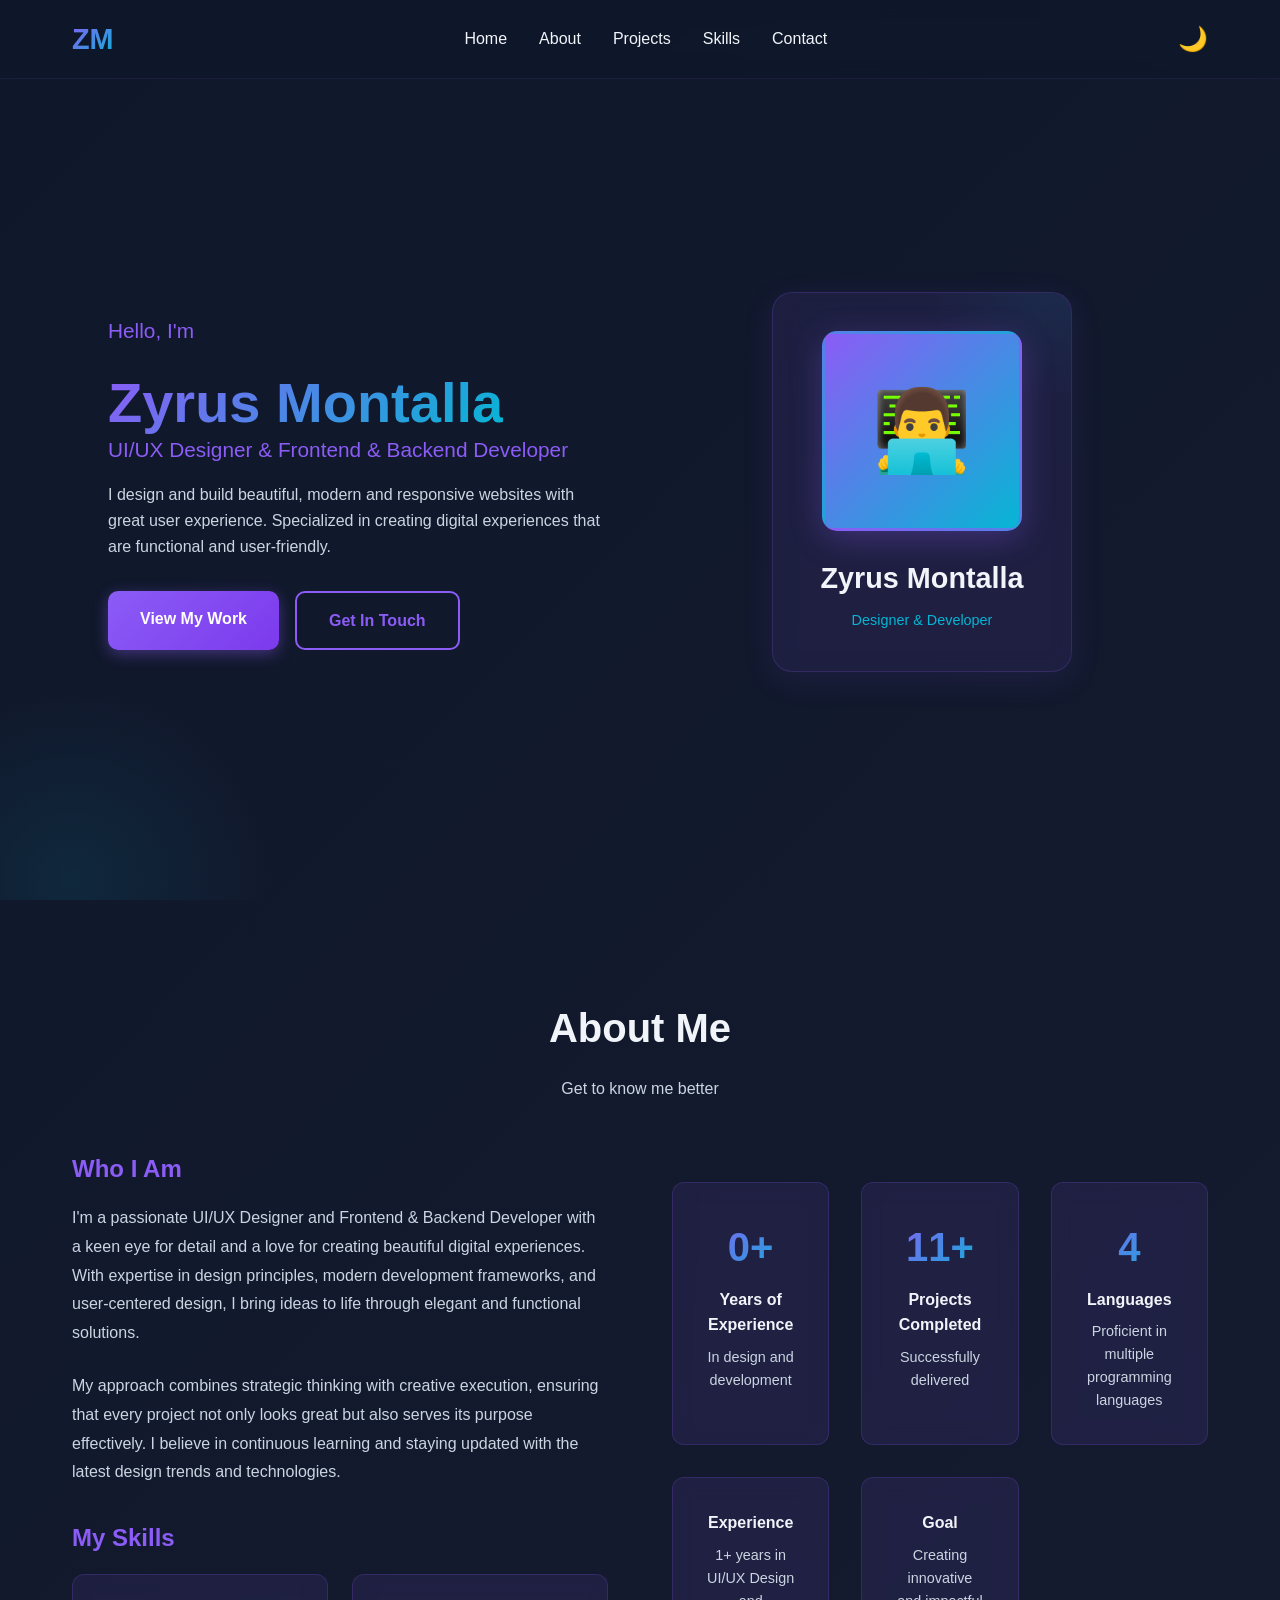
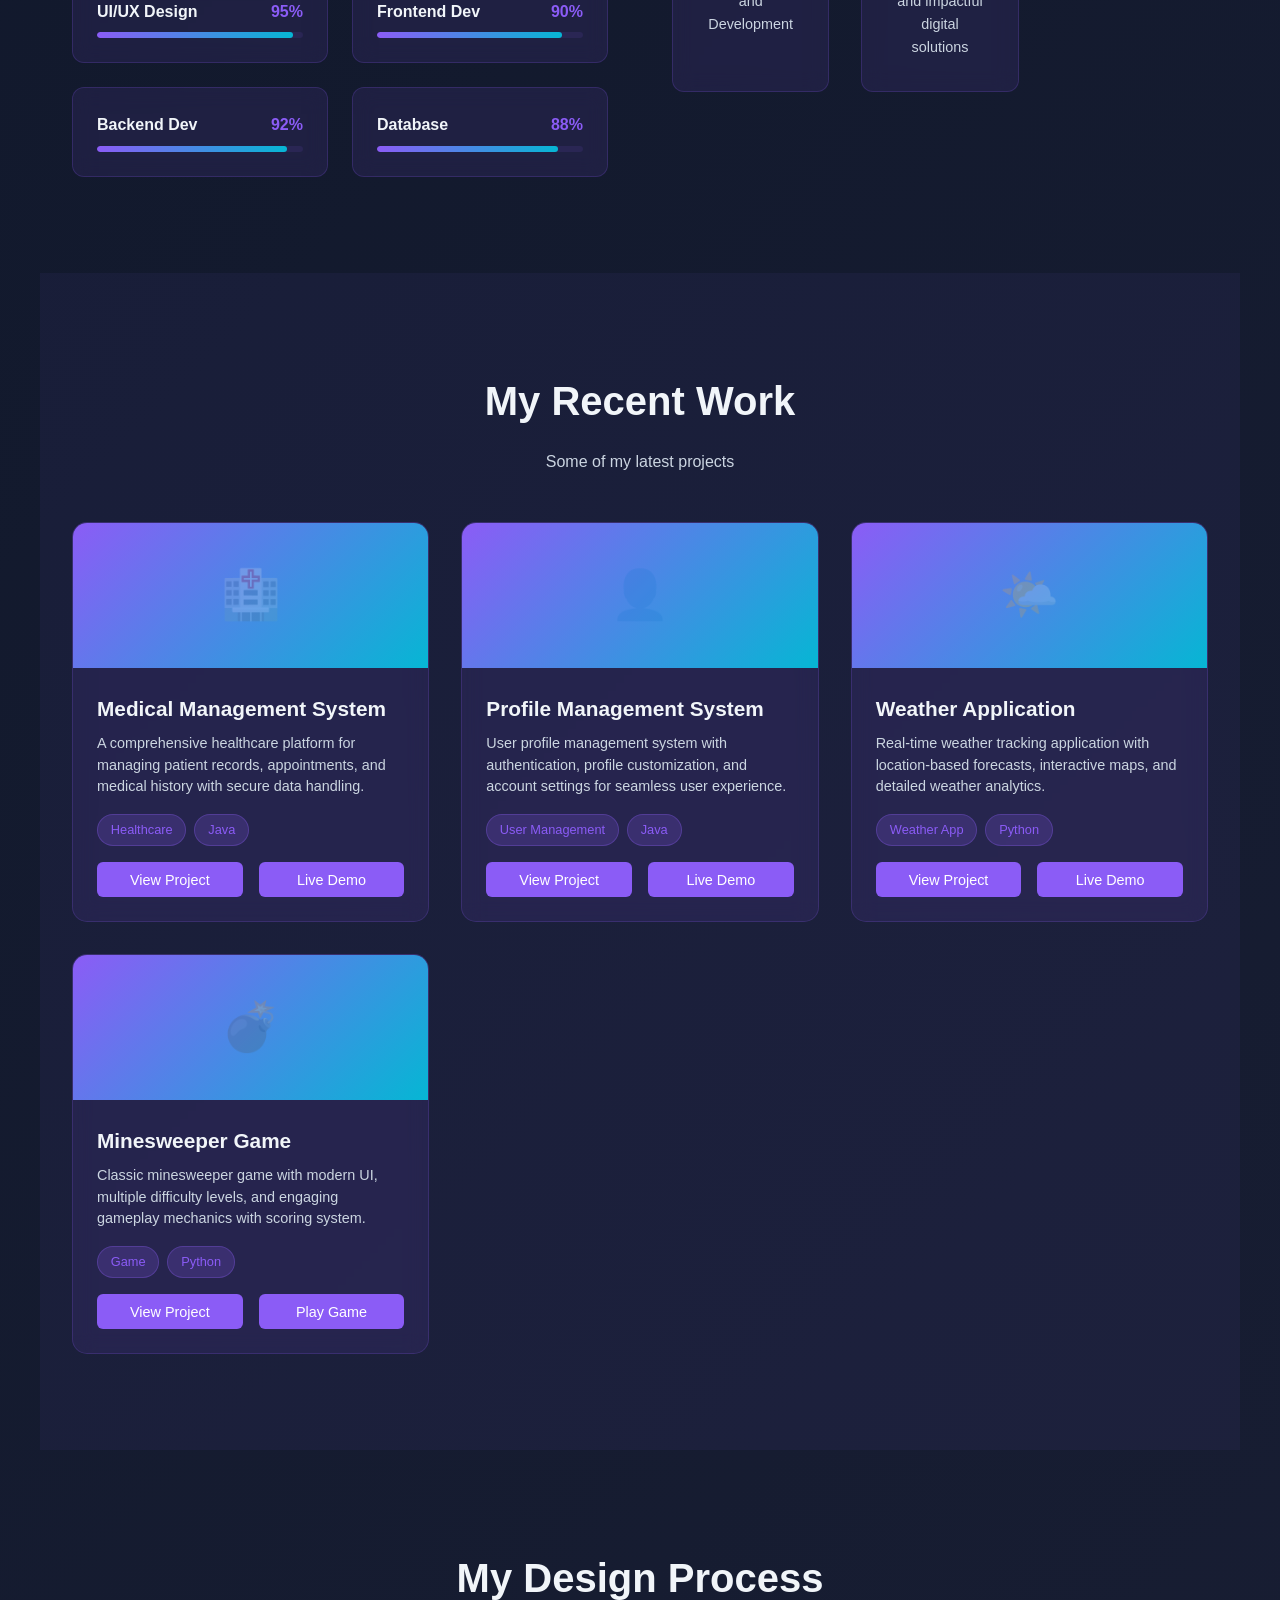
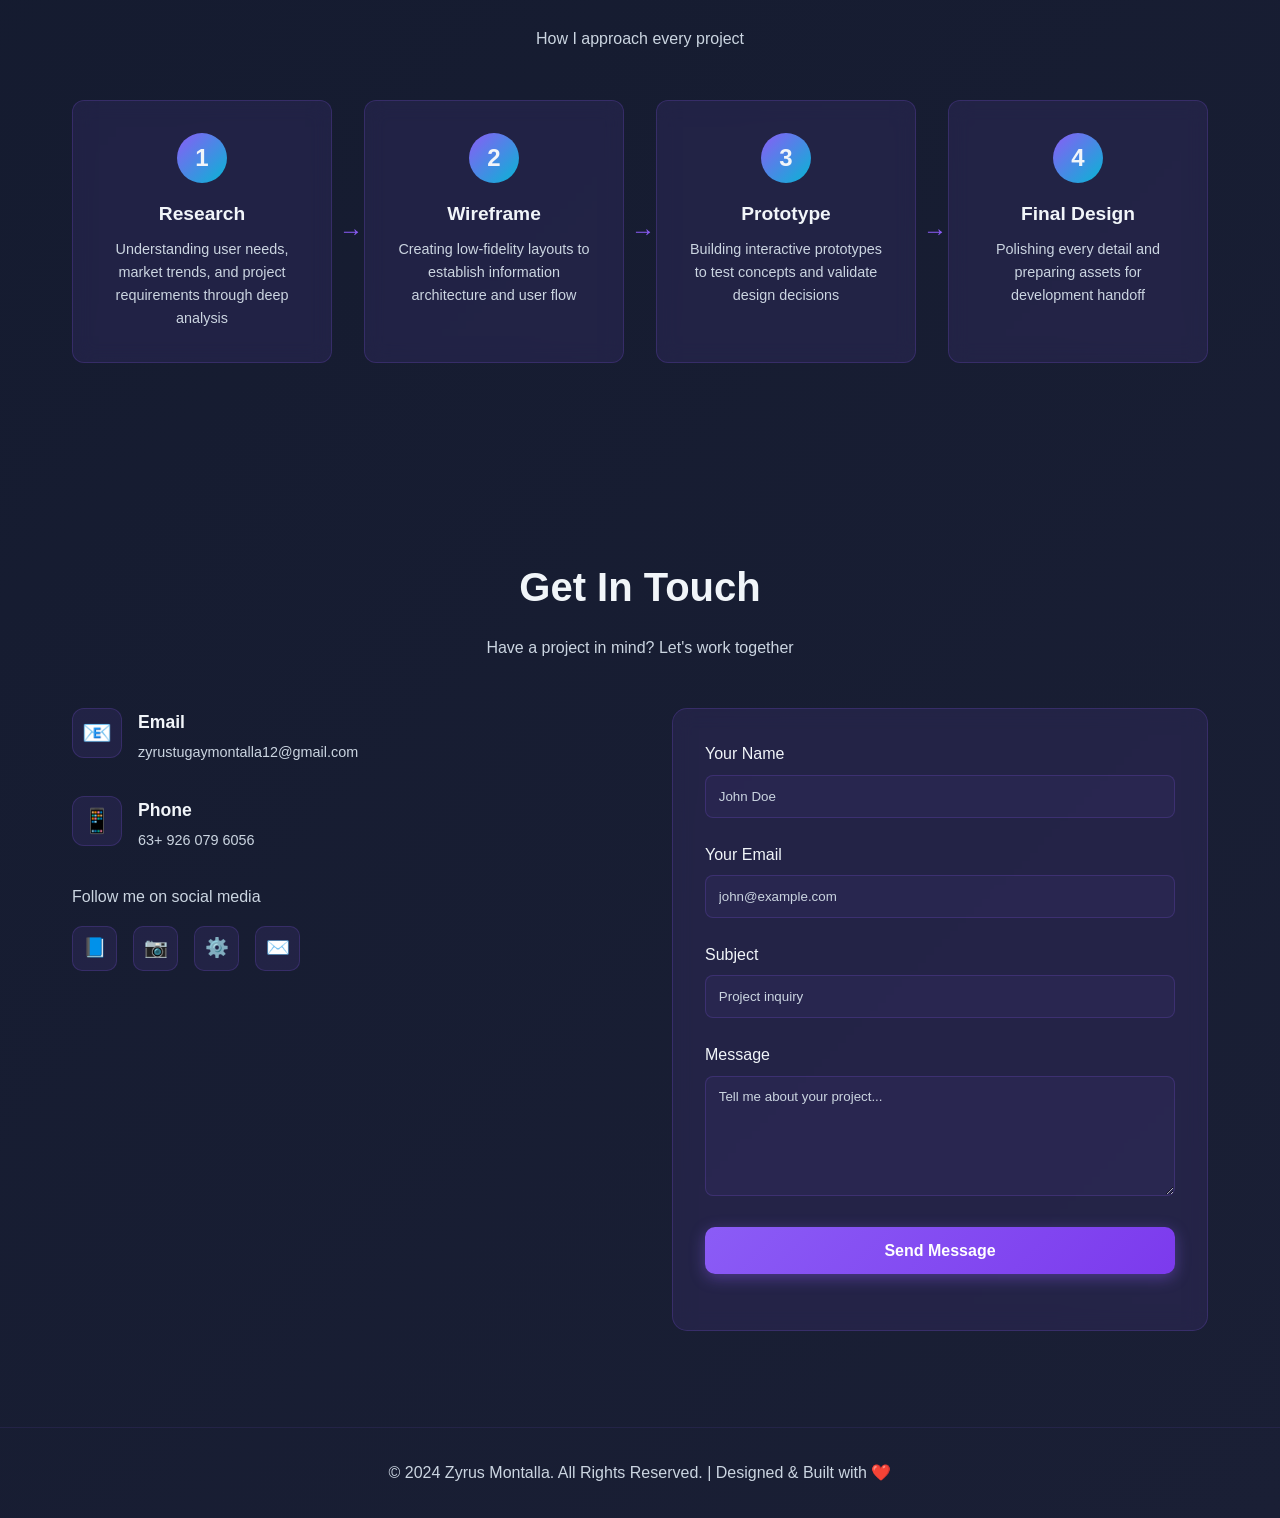
<file: index.html>
<!DOCTYPE html>
<html lang="en">
<head>
    <meta charset="UTF-8">
    <meta name="viewport" content="width=device-width, initial-scale=1.0">
    <title>Zyrus Montalla - UI/UX Designer & Developer</title>
    <link rel="stylesheet" href="styles.css">
</head>
<body>
    <!-- Navigation -->
    <nav>
        <div class="nav-container">
            <div class="logo">ZM</div>
            <ul class="nav-links">
                <li><a href="#home">Home</a></li>
                <li><a href="#about">About</a></li>
                <li><a href="#projects">Projects</a></li>
                <li><a href="#skills">Skills</a></li>
                <li><a href="#contact">Contact</a></li>
            </ul>
            <button class="theme-toggle" id="themeToggle">🌙</button>
        </div>
    </nav>

    <!-- Hero Section -->
    <section class="hero" id="home">
        <div class="hero-content">
            <div class="hero-text">
                <p class="hero-subtitle">Hello, I'm</p>
                <h1><span>Zyrus Montalla</span></h1>
                <p class="hero-subtitle" style="margin-top: -1rem; margin-bottom: 1rem;">UI/UX Designer & Frontend & Backend Developer</p>
                <p class="hero-description">I design and build beautiful, modern and responsive websites with great user experience. Specialized in creating digital experiences that are functional and user-friendly.</p>
                <div class="cta-buttons">
                    <a href="#projects" class="btn btn-primary">View My Work</a>
                    <a href="#contact" class="btn btn-secondary">Get In Touch</a>
                </div>
            </div>
            <div class="hero-image">
                <div class="profile-card">
                    <div class="profile-image">👨‍💻</div>
                    <div class="profile-name">Zyrus Montalla</div>
                    <div class="profile-title">Designer & Developer</div>
                </div>
            </div>
        </div>
    </section>

    <!-- About Section -->
    <section class="about" id="about">
        <h2 class="section-title">About Me</h2>
        <p class="section-subtitle">Get to know me better</p>
        
        <div class="about-content">
            <div class="about-text">
                <h3>Who I Am</h3>
                <p>I'm a passionate UI/UX Designer and Frontend & Backend Developer with a keen eye for detail and a love for creating beautiful digital experiences. With expertise in design principles, modern development frameworks, and user-centered design, I bring ideas to life through elegant and functional solutions.</p>
                <p>My approach combines strategic thinking with creative execution, ensuring that every project not only looks great but also serves its purpose effectively. I believe in continuous learning and staying updated with the latest design trends and technologies.</p>
                <h3 style="margin-top: 2rem;">My Skills</h3>
                <div class="skills-grid">
                    <div class="skill-item">
                        <div class="skill-name">
                            <span>UI/UX Design</span>
                            <span class="skill-percentage">95%</span>
                        </div>
                        <div class="progress-bar">
                            <div class="progress-fill" style="width: 95%"></div>
                        </div>
                    </div>
                    <div class="skill-item">
                        <div class="skill-name">
                            <span>Frontend Dev</span>
                            <span class="skill-percentage">90%</span>
                        </div>
                        <div class="progress-bar">
                            <div class="progress-fill" style="width: 90%"></div>
                        </div>
                    </div>
                    <div class="skill-item">
                        <div class="skill-name">
                            <span>Backend Dev</span>
                            <span class="skill-percentage">92%</span>
                        </div>
                        <div class="progress-bar">
                            <div class="progress-fill" style="width: 92%"></div>
                        </div>
                    </div>
                    <div class="skill-item">
                        <div class="skill-name">
                            <span>Database</span>
                            <span class="skill-percentage">88%</span>
                        </div>
                        <div class="progress-bar">
                            <div class="progress-fill" style="width: 88%"></div>
                        </div>
                    </div>
                </div>
            </div>

            <div>
                <div class="info-boxes">
                    <div class="info-box scroll-animation">
                        <div class="info-box-number">1+</div>
                        <div class="info-box-title">Years of Experience</div>
                        <div class="info-box-desc">In design and development</div>
                    </div>
                    <div class="info-box scroll-animation">
                        <div class="info-box-number">20+</div>
                        <div class="info-box-title">Projects Completed</div>
                        <div class="info-box-desc">Successfully delivered</div>
                    </div>
                    <div class="info-box scroll-animation">
                        <div class="info-box-number">4</div>
                        <div class="info-box-title">Languages</div>
                        <div class="info-box-desc">Proficient in multiple programming languages</div>
                    </div>
                </div>

                <div class="info-boxes" style="margin-top: 2rem;">
                    <div class="info-box scroll-animation">
                        <div class="info-box-title">Experience</div>
                        <div class="info-box-desc">1+ years in UI/UX Design and Development</div>
                    </div>
                    <div class="info-box scroll-animation">
                        <div class="info-box-title">Goal</div>
                        <div class="info-box-desc">Creating innovative and impactful digital solutions</div>
                    </div>
                </div>
            </div>
        </div>
    </section>

    <!-- Projects Section -->
    <section class="projects" id="projects">
        <h2 class="section-title">My Recent Work</h2>
        <p class="section-subtitle">Some of my latest projects</p>
        
        <div class="projects-grid">
            <div class="project-card scroll-animation">
                <div class="project-image">🏥</div>
                <div class="project-content">
                    <div>
                        <h3 class="project-title">Medical Management System</h3>
                        <p class="project-description">A comprehensive healthcare platform for managing patient records, appointments, and medical history with secure data handling.</p>
                        <div class="project-tags">
                            <span class="tag">Healthcare</span>
                            <span class="tag">Java</span>
                        </div>
                    </div>
                    <div class="project-links">
                        <button class="project-link" onclick="openProjectModal('medical')">View Project</button>
                        <button class="project-link" onclick="openProjectDemo('medical')">Live Demo</button>
                    </div>
                </div>
            </div>

            <div class="project-card scroll-animation">
                <div class="project-image">👤</div>
                <div class="project-content">
                    <div>
                        <h3 class="project-title">Profile Management System</h3>
                        <p class="project-description">User profile management system with authentication, profile customization, and account settings for seamless user experience.</p>
                        <div class="project-tags">
                            <span class="tag">User Management</span>
                            <span class="tag">Java</span>
                        </div>
                    </div>
                    <div class="project-links">
                        <button class="project-link" onclick="openProjectModal('profile')">View Project</button>
                        <button class="project-link" onclick="openProjectDemo('profile')">Live Demo</button>
                    </div>
                </div>
            </div>

            <div class="project-card scroll-animation">
                <div class="project-image">🌤️</div>
                <div class="project-content">
                    <div>
                        <h3 class="project-title">Weather Application</h3>
                        <p class="project-description">Real-time weather tracking application with location-based forecasts, interactive maps, and detailed weather analytics.</p>
                        <div class="project-tags">
                            <span class="tag">Weather App</span>
                            <span class="tag">Python</span>
                        </div>
                    </div>
                    <div class="project-links">
                        <button class="project-link" onclick="openProjectModal('weather')">View Project</button>
                        <button class="project-link" onclick="openProjectDemo('weather')">Live Demo</button>
                    </div>
                </div>
            </div>

            <div class="project-card scroll-animation">
                <div class="project-image">💣</div>
                <div class="project-content">
                    <div>
                        <h3 class="project-title">Minesweeper Game</h3>
                        <p class="project-description">Classic minesweeper game with modern UI, multiple difficulty levels, and engaging gameplay mechanics with scoring system.</p>
                        <div class="project-tags">
                            <span class="tag">Game</span>
                            <span class="tag">Python</span>
                        </div>
                    </div>
                    <div class="project-links">
                        <button class="project-link" onclick="openProjectModal('minesweeper')">View Project</button>
                        <button class="project-link" onclick="openProjectDemo('minesweeper')">Play Game</button>
                    </div>
                </div>
            </div>
        </div>
    </section>

    <!-- Design Process -->
    <section class="design-process" id="skills">
        <h2 class="section-title">My Design Process</h2>
        <p class="section-subtitle">How I approach every project</p>
        
        <div class="process-steps">
            <div class="process-step scroll-animation">
                <div class="step-number">1</div>
                <h3 class="step-title">Research</h3>
                <p class="step-description">Understanding user needs, market trends, and project requirements through deep analysis</p>
            </div>
            <div class="process-step scroll-animation">
                <div class="step-number">2</div>
                <h3 class="step-title">Wireframe</h3>
                <p class="step-description">Creating low-fidelity layouts to establish information architecture and user flow</p>
            </div>
            <div class="process-step scroll-animation">
                <div class="step-number">3</div>
                <h3 class="step-title">Prototype</h3>
                <p class="step-description">Building interactive prototypes to test concepts and validate design decisions</p>
            </div>
            <div class="process-step scroll-animation">
                <div class="step-number">4</div>
                <h3 class="step-title">Final Design</h3>
                <p class="step-description">Polishing every detail and preparing assets for development handoff</p>
            </div>
        </div>
    </section>

    <!-- Contact Section -->
    <section class="contact" id="contact">
        <h2 class="section-title">Get In Touch</h2>
        <p class="section-subtitle">Have a project in mind? Let's work together</p>
        
        <div class="contact-content">
            <div class="contact-info">
                <div class="contact-item">
                    <div class="contact-icon">📧</div>
                    <div class="contact-details">
                        <h4>Email</h4>
                        <p>zyrustugaymontalla12@gmail.com</p>
                    </div>
                </div>
                <div class="contact-item">
                    <div class="contact-icon">📱</div>
                    <div class="contact-details">
                        <h4>Phone</h4>
                        <p>63+ 926 079 6056</p>
                    </div>
                </div>
                <div>
                    <p style="margin-bottom: 1rem; color: var(--text-muted);">Follow me on social media</p>
                    <div class="social-links">
                        <a href="https://www.facebook.com/pneumonoultramicroscopicsiilicovolcanoconiosis" class="social-link" title="Facebook">📘</a>
                        <a href="https://www.instagram.com/pneumonoultramicroscopicsiilicovolcanoconiosis" class="social-link" title="Instagram">📷</a>
                        <a href="https://github.com/pneumonoultramicroscopicsiilicovolcanoconiosis" class="social-link" title="GitHub">⚙️</a>
                        <a href="mailto:zyrustugaymontalla12@gmail.com" class="social-link" title="Gmail">✉️</a>
                    </div>
                </div>
            </div>

            <form class="contact-form" id="contactForm">
                <div class="form-group">
                    <label for="name">Your Name</label>
                    <input type="text" id="name" name="name" placeholder="John Doe" required>
                </div>
                <div class="form-group">
                    <label for="email">Your Email</label>
                    <input type="email" id="email" name="email" placeholder="john@example.com" required>
                </div>
                <div class="form-group">
                    <label for="subject">Subject</label>
                    <input type="text" id="subject" name="subject" placeholder="Project inquiry" required>
                </div>
                <div class="form-group">
                    <label for="message">Message</label>
                    <textarea id="message" name="message" placeholder="Tell me about your project..." required></textarea>
                </div>
                <div class="form-group">
                    <button type="submit" class="btn btn-primary">Send Message</button>
                </div>
            </form>
        </div>
    </section>

    <!-- Footer -->
    <footer>
        <p>&copy; 2024 Zyrus Montalla. All Rights Reserved. | Designed & Built with ❤️</p>
    </footer>

    <!-- Project Modal -->
    <div id="projectModal" class="modal">
        <div class="modal-content">
            <button class="modal-close" onclick="closeProjectModal()">&times;</button>
            <h2 class="modal-title" id="modalTitle">Project Title</h2>
            <p class="modal-description" id="modalDescription">Project description goes here</p>
            
            <div class="modal-details">
                <div class="modal-detail-item">
                    <h4>Status</h4>
                    <p id="modalStatus">Completed</p>
                </div>
                <div class="modal-detail-item">
                    <h4>Year</h4>
                    <p id="modalYear">2024</p>
                </div>
                <div class="modal-detail-item">
                    <h4>Team Size</h4>
                    <p id="modalTeam">Solo</p>
                </div>
                <div class="modal-detail-item">
                    <h4>Category</h4>
                    <p id="modalCategory">Web</p>
                </div>
            </div>

            <div class="modal-tags" id="modalTags">
                <span class="modal-tag">Feature</span>
            </div>

            <div class="modal-actions">
                <button class="modal-action-btn modal-action-btn-primary" id="modalDemoBtn" onclick="openProjectDemo(currentProject)">View Demo</button>
                <button class="modal-action-btn modal-action-btn-secondary" onclick="closeProjectModal()">Close</button>
            </div>
        </div>
    </div>

    <script src="script.js"></script>
</body>
</html>
</file>
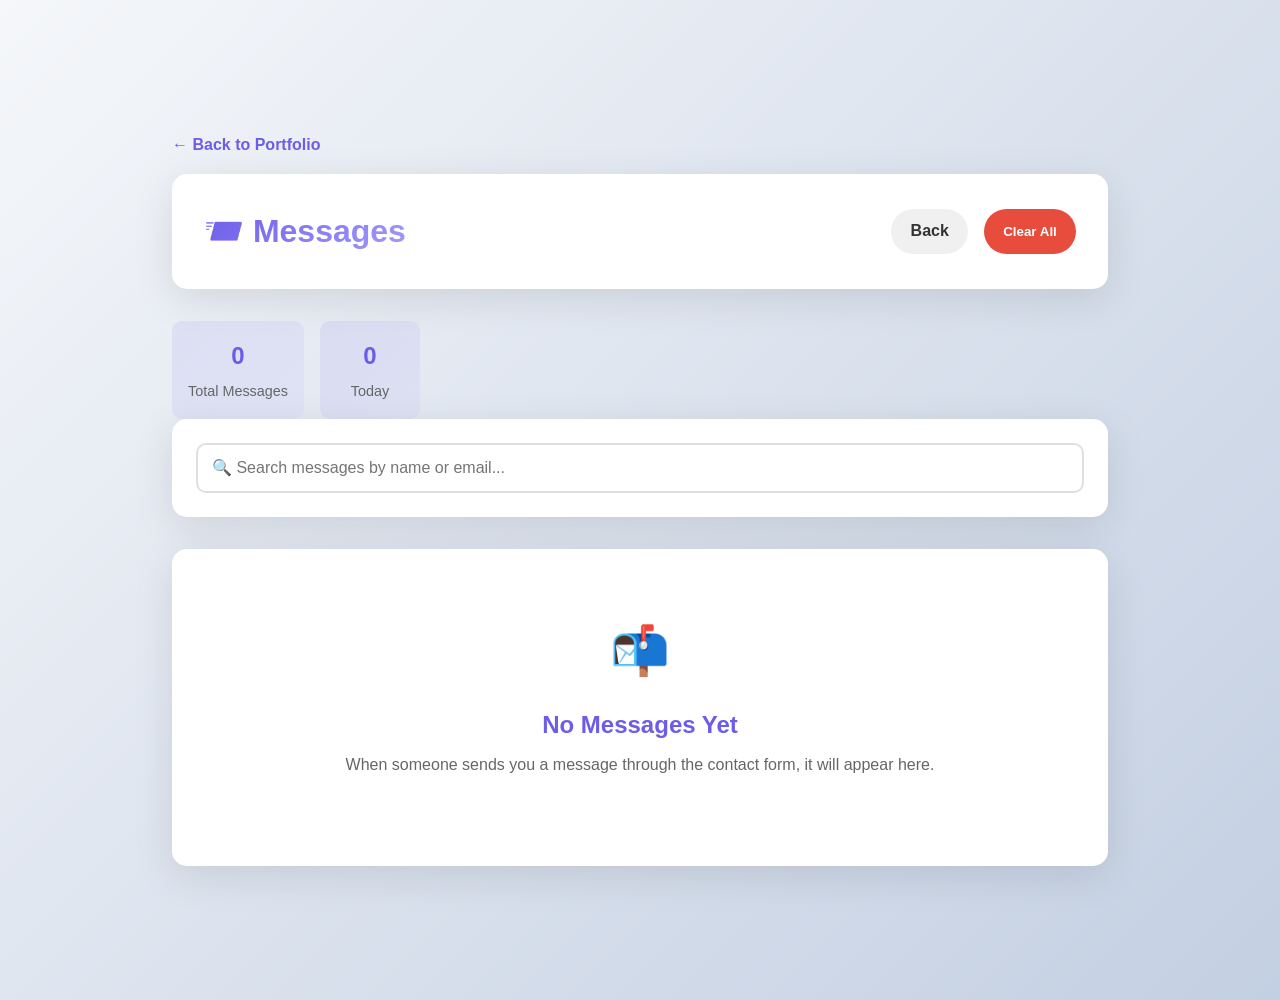
<file: m.html>
<!DOCTYPE html>
<html lang="en">
<head>
    <meta charset="UTF-8">
    <meta name="viewport" content="width=device-width, initial-scale=1.0">
    <title>Messages - Admin Panel</title>
    <link rel="stylesheet" href="d.css">
    <style>
        body {
            background: linear-gradient(135deg, #f5f7fa 0%, #c3cfe2 100%);
            min-height: 100vh;
        }

        .messages-container {
            max-width: 1000px;
            margin: 100px auto 50px;
            padding: 2rem;
        }

        .messages-header {
            display: flex;
            justify-content: space-between;
            align-items: center;
            margin-bottom: 2rem;
            background: white;
            padding: 2rem;
            border-radius: 15px;
            box-shadow: 0 10px 40px rgba(0, 0, 0, 0.1);
        }

        .messages-header h1 {
            font-size: 2rem;
            background: linear-gradient(135deg, #6c5ce7, #a29bfe);
            -webkit-background-clip: text;
            -webkit-text-fill-color: transparent;
            background-clip: text;
        }

        .message-stats {
            display: flex;
            gap: 1rem;
        }

        .stat-box {
            text-align: center;
            padding: 1rem;
            background: linear-gradient(135deg, rgba(108, 92, 231, 0.1), rgba(162, 155, 254, 0.1));
            border-radius: 10px;
            min-width: 100px;
        }

        .stat-box h3 {
            color: #6c5ce7;
            margin: 0;
            font-size: 1.5rem;
        }

        .stat-box p {
            color: #666;
            margin: 5px 0 0 0;
            font-size: 0.9rem;
        }

        .action-buttons {
            display: flex;
            gap: 1rem;
        }

        .btn-small {
            padding: 0.6rem 1.2rem;
            border: none;
            border-radius: 25px;
            cursor: pointer;
            font-weight: 600;
            transition: all 0.3s ease;
        }

        .btn-back {
            background: #f0f0f0;
            color: #333;
            text-decoration: none;
        }

        .btn-back:hover {
            background: #e0e0e0;
        }

        .btn-clear {
            background: #e74c3c;
            color: white;
        }

        .btn-clear:hover {
            background: #c0392b;
            transform: translateY(-2px);
        }

        .messages-list {
            display: grid;
            gap: 1.5rem;
        }

        .message-card {
            background: white;
            padding: 1.5rem;
            border-radius: 15px;
            box-shadow: 0 10px 40px rgba(0, 0, 0, 0.1);
            border-left: 4px solid #6c5ce7;
            transition: all 0.3s ease;
            animation: slideInUp 0.5s ease;
        }

        @keyframes slideInUp {
            from {
                opacity: 0;
                transform: translateY(20px);
            }
            to {
                opacity: 1;
                transform: translateY(0);
            }
        }

        .message-card:hover {
            transform: translateY(-5px);
            box-shadow: 0 15px 50px rgba(0, 0, 0, 0.15);
        }

        .message-header {
            display: flex;
            justify-content: space-between;
            align-items: start;
            margin-bottom: 1rem;
            gap: 1rem;
        }

        .message-info h3 {
            margin: 0 0 0.5rem 0;
            color: #2c3e50;
            font-size: 1.1rem;
        }

        .message-email {
            color: #6c5ce7;
            font-weight: 600;
            text-decoration: none;
            transition: color 0.3s ease;
        }

        .message-email:hover {
            color: #a29bfe;
        }

        .message-time {
            display: inline-block;
            background: linear-gradient(135deg, rgba(108, 92, 231, 0.1), rgba(162, 155, 254, 0.1));
            color: #6c5ce7;
            padding: 0.4rem 0.8rem;
            border-radius: 20px;
            font-size: 0.85rem;
            font-weight: 600;
        }

        .message-content {
            background: #f8f9fa;
            padding: 1rem;
            border-radius: 10px;
            margin: 1rem 0;
            line-height: 1.6;
            color: #2c3e50;
            word-break: break-word;
            white-space: pre-wrap;
        }

        .message-actions {
            display: flex;
            gap: 1rem;
            margin-top: 1rem;
        }

        .btn-delete {
            padding: 0.5rem 1rem;
            background: #e74c3c;
            color: white;
            border: none;
            border-radius: 8px;
            cursor: pointer;
            font-weight: 600;
            transition: all 0.3s ease;
        }

        .btn-delete:hover {
            background: #c0392b;
            transform: translateY(-2px);
        }

        .btn-reply {
            padding: 0.5rem 1rem;
            background: #6c5ce7;
            color: white;
            border: none;
            border-radius: 8px;
            cursor: pointer;
            font-weight: 600;
            transition: all 0.3s ease;
            text-decoration: none;
            display: inline-block;
        }

        .btn-reply:hover {
            background: #a29bfe;
            transform: translateY(-2px);
        }

        .empty-state {
            text-align: center;
            padding: 4rem 2rem;
            background: white;
            border-radius: 15px;
            box-shadow: 0 10px 40px rgba(0, 0, 0, 0.1);
        }

        .empty-state-icon {
            font-size: 3rem;
            margin-bottom: 1rem;
        }

        .empty-state h2 {
            color: #6c5ce7;
            margin-bottom: 0.5rem;
        }

        .empty-state p {
            color: #666;
            margin-bottom: 1.5rem;
        }

        .back-link {
            display: inline-block;
            margin-bottom: 1rem;
            color: #6c5ce7;
            text-decoration: none;
            font-weight: 600;
            transition: all 0.3s ease;
        }

        .back-link:hover {
            color: #a29bfe;
        }

        .search-box {
            margin-bottom: 2rem;
            background: white;
            padding: 1.5rem;
            border-radius: 15px;
            box-shadow: 0 10px 40px rgba(0, 0, 0, 0.1);
        }

        .search-box input {
            width: 100%;
            padding: 0.875rem;
            border: 2px solid #e0e0e0;
            border-radius: 10px;
            font-size: 1rem;
            transition: all 0.3s ease;
        }

        .search-box input:focus {
            outline: none;
            border-color: #6c5ce7;
            box-shadow: 0 0 0 3px rgba(108, 92, 231, 0.1);
        }

        @media (max-width: 768px) {
            .messages-container {
                margin-top: 80px;
                padding: 1rem;
            }

            .messages-header {
                flex-direction: column;
                text-align: center;
                gap: 1.5rem;
            }

            .message-stats {
                justify-content: center;
                flex-wrap: wrap;
            }

            .action-buttons {
                flex-direction: column;
            }

            .message-header {
                flex-direction: column;
            }
        }
    </style>
</head>
<body>
    <div class="messages-container">
        <a href="profile-demo.html" class="back-link">← Back to Portfolio</a>

        <div class="messages-header">
            <div>
                <h1>📨 Messages</h1>
            </div>
            <div class="action-buttons">
                <a href="profile-demo.html" class="btn-small btn-back">Back</a>
                <button class="btn-small btn-clear" onclick="clearAllMessages()">Clear All</button>
            </div>
        </div>

        <div class="message-stats">
            <div class="stat-box">
                <h3 id="totalMessages">0</h3>
                <p>Total Messages</p>
            </div>
            <div class="stat-box">
                <h3 id="todayMessages">0</h3>
                <p>Today</p>
            </div>
        </div>

        <div class="search-box">
            <input type="text" id="searchInput" placeholder="🔍 Search messages by name or email...">
        </div>

        <div id="messagesList" class="messages-list">
            <!-- Messages will be loaded here -->
        </div>
    </div>

    <script>
        let allMessages = [];

        // Load and display messages
        function loadMessages() {
            loadFromLocalStorage();
        }

        function loadFromLocalStorage() {
            let messages = [];
            try {
                messages = JSON.parse(localStorage.getItem('portfolio_messages')) || [];
            } catch (error) {
                console.warn('Invalid localStorage messages data, resetting.', error);
                localStorage.removeItem('portfolio_messages');
                messages = [];
            }

            allMessages = messages.map((msg, index) => ({
                id: index,
                ...msg
            }));
            displayMessages(allMessages);
        }

        function displayMessages(messages) {
            const messagesList = document.getElementById('messagesList');
            const totalMessages = document.getElementById('totalMessages');
            const todayMessages = document.getElementById('todayMessages');

            totalMessages.textContent = messages.length;

            // Count today's messages
            const today = new Date().toDateString();
            const todayCount = messages.filter(msg => new Date(msg.timestamp).toDateString() === today).length;
            todayMessages.textContent = todayCount;

            if (messages.length === 0) {
                messagesList.innerHTML = `
                    <div class="empty-state">
                        <div class="empty-state-icon">📬</div>
                        <h2>No Messages Yet</h2>
                        <p>When someone sends you a message through the contact form, it will appear here.</p>
                    </div>
                `;
                return;
            }

            // Display messages in reverse order (newest first)
            messagesList.innerHTML = messages.reverse().map((msg, index) => `
                <div class="message-card">
                    <div class="message-header">
                        <div class="message-info">
                            <h3>${escapeHtml(msg.name)}</h3>
                            <a href="mailto:${escapeHtml(msg.email)}" class="message-email">${escapeHtml(msg.email)}</a>
                        </div>
                        <span class="message-time">${formatTime(msg.timestamp)}</span>
                    </div>
                    <div class="message-content">${escapeHtml(msg.message)}</div>
                    <div class="message-actions">
                        <a href="mailto:${escapeHtml(msg.email)}" class="btn-reply">✉️ Reply via Email</a>
                        <button class="btn-delete" onclick="deleteMessage('${msg.id}')">🗑️ Delete</button>
                    </div>
                </div>
            `).join('');
        }

        // Search functionality
        document.getElementById('searchInput').addEventListener('keyup', function() {
            const searchTerm = this.value.toLowerCase();
            const filteredMessages = allMessages.filter(msg => {
                return msg.name.toLowerCase().includes(searchTerm) || 
                       msg.email.toLowerCase().includes(searchTerm);
            });
            displayMessages(filteredMessages);
        });

        // Delete a message
        function deleteMessage(messageId) {
            if (confirm('Are you sure you want to delete this message?')) {
                try {
                    const messages = JSON.parse(localStorage.getItem('portfolio_messages')) || [];
                    messages.splice(messageId, 1);
                    localStorage.setItem('portfolio_messages', JSON.stringify(messages));
                    loadMessages();
                } catch (error) {
                    console.error('Error deleting message:', error);
                }
            }
        }

        // Clear all messages
        function clearAllMessages() {
            if (confirm('⚠️ Are you sure you want to delete ALL messages? This cannot be undone.')) {
                try {
                    localStorage.removeItem('portfolio_messages');
                    loadMessages();
                } catch (error) {
                    console.error('Error clearing messages:', error);
                }
            }
        }

        // Format timestamp
        function formatTime(timestamp) {
            const date = new Date(timestamp);
            const today = new Date();
            const yesterday = new Date(today);
            yesterday.setDate(yesterday.getDate() - 1);

            const dateStr = date.toDateString();
            const todayStr = today.toDateString();
            const yesterdayStr = yesterday.toDateString();

            let dateLabel = date.toLocaleDateString();
            
            if (dateStr === todayStr) {
                dateLabel = 'Today';
            } else if (dateStr === yesterdayStr) {
                dateLabel = 'Yesterday';
            }

            const time = date.toLocaleTimeString([], { hour: '2-digit', minute: '2-digit' });
            return `${dateLabel} at ${time}`;
        }

        // Escape HTML to prevent XSS
        function escapeHtml(text) {
            const div = document.createElement('div');
            div.textContent = text;
            return div.innerHTML;
        }

        // Load messages on page load
        loadMessages();

        // Refresh messages every 3 seconds
        setInterval(loadMessages, 3000);
    </script>
</body>
</html>
</file>
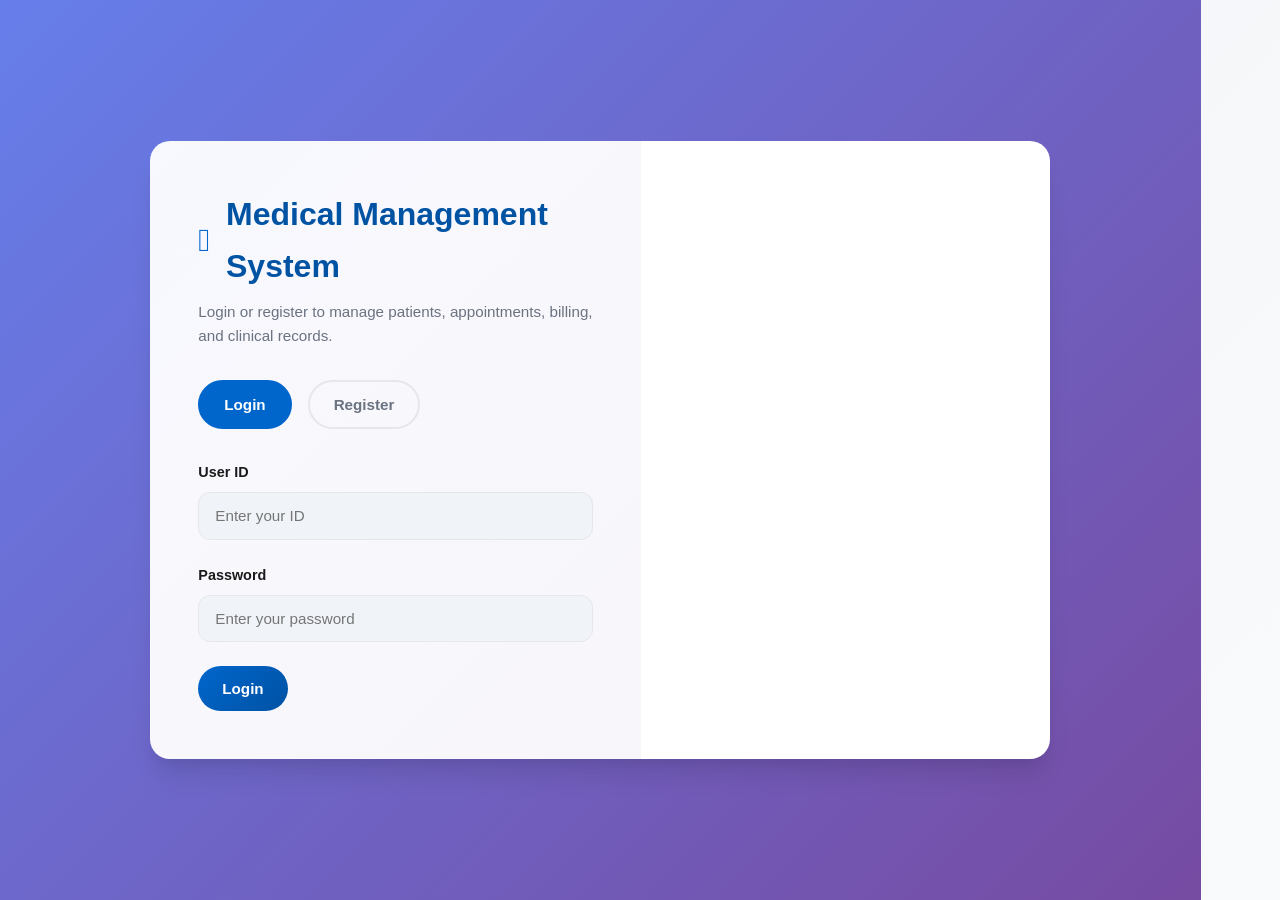
<file: medical-demo.html>
<!DOCTYPE html>
<html lang="en">
<head>
  <meta charset="UTF-8" />
  <meta name="viewport" content="width=device-width, initial-scale=1.0" />
  <title>Medical Management System</title>
  <link rel="stylesheet" href="c.css" />
</head>
<body>
  <div id="app"></div>
  <script src="sc.js"></script>
</body>
</html>
</file>
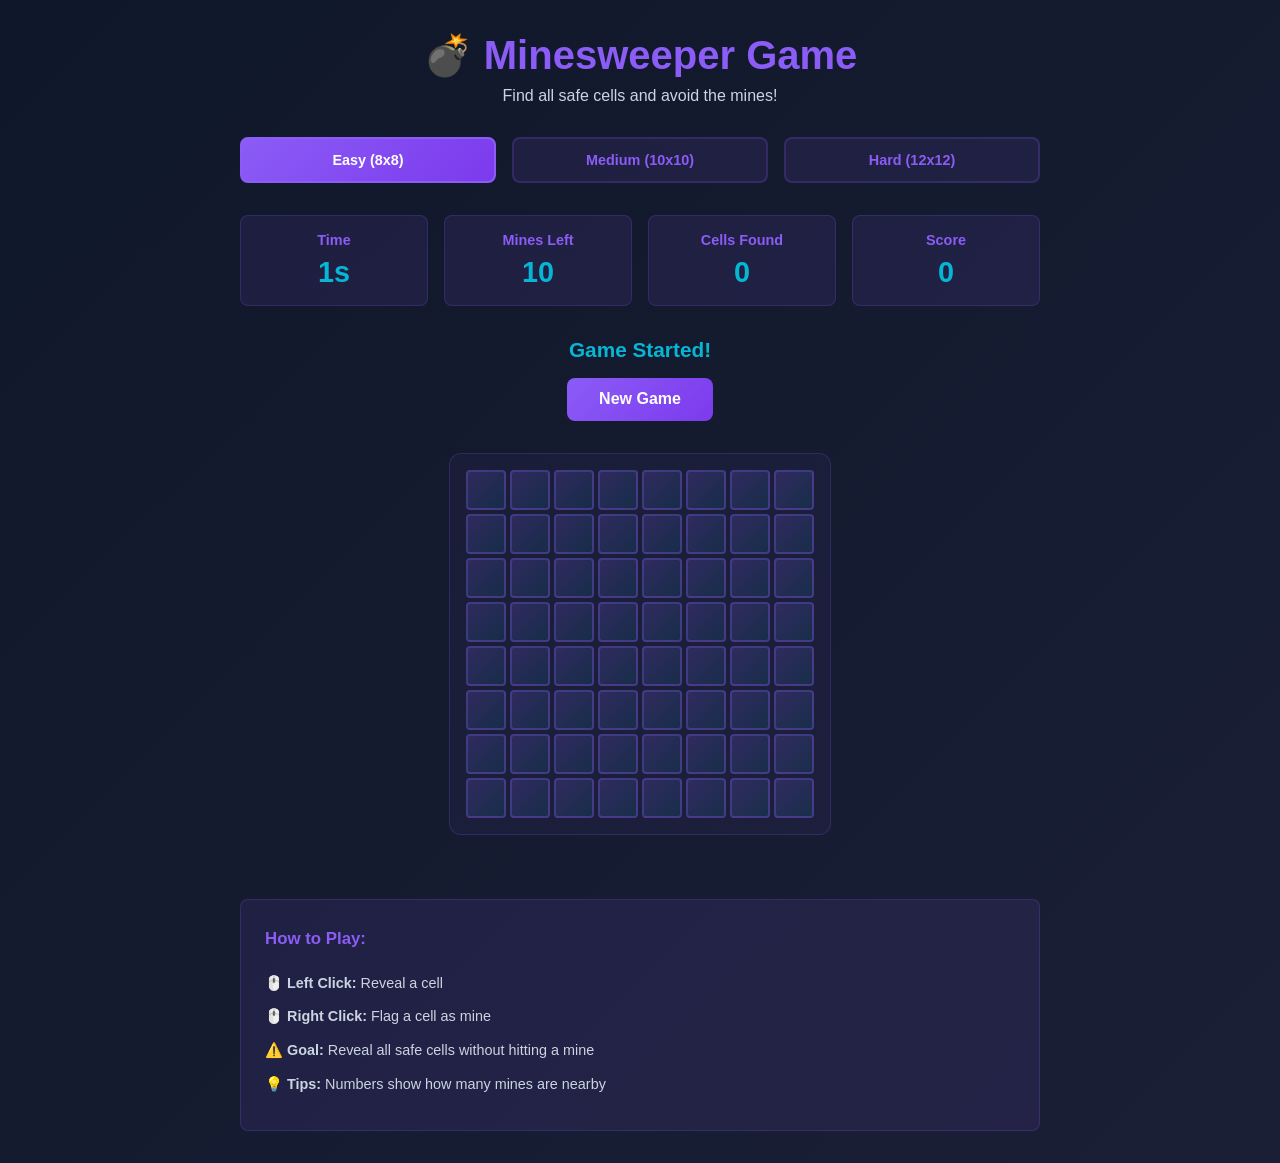
<file: minesweeper-demo.html>
<!DOCTYPE html>
<html lang="en">
<head>
    <meta charset="UTF-8">
    <meta name="viewport" content="width=device-width, initial-scale=1.0">
    <title>Minesweeper Game</title>
    <style>
        * {
            margin: 0;
            padding: 0;
            box-sizing: border-box;
        }

        body {
            font-family: 'Segoe UI', Tahoma, Geneva, Verdana, sans-serif;
            background: linear-gradient(135deg, #0f172a 0%, #1a1f35 100%);
            color: #f1f5f9;
            padding: 2rem;
            min-height: 100vh;
        }

        .container {
            max-width: 800px;
            margin: 0 auto;
        }

        .header {
            text-align: center;
            margin-bottom: 2rem;
        }

        .header h1 {
            font-size: 2.5rem;
            margin-bottom: 0.5rem;
            color: #8b5cf6;
        }

        .header p {
            color: #cbd5e1;
        }

        .controls {
            display: grid;
            grid-template-columns: repeat(auto-fit, minmax(150px, 1fr));
            gap: 1rem;
            margin-bottom: 2rem;
        }

        .difficulty-btn {
            padding: 0.8rem 1rem;
            background: rgba(139, 92, 246, 0.1);
            border: 2px solid rgba(139, 92, 246, 0.2);
            color: #8b5cf6;
            border-radius: 8px;
            cursor: pointer;
            font-size: 0.9rem;
            font-weight: 600;
            transition: all 0.3s ease;
        }

        .difficulty-btn:hover {
            border-color: #8b5cf6;
            background: rgba(139, 92, 246, 0.2);
        }

        .difficulty-btn.active {
            background: linear-gradient(135deg, #8b5cf6 0%, #7c3aed 100%);
            border-color: #8b5cf6;
            color: white;
        }

        .stats {
            display: grid;
            grid-template-columns: repeat(4, 1fr);
            gap: 1rem;
            margin-bottom: 2rem;
        }

        .stat-card {
            background: rgba(139, 92, 246, 0.1);
            border: 1px solid rgba(139, 92, 246, 0.2);
            border-radius: 8px;
            padding: 1rem;
            text-align: center;
        }

        .stat-card label {
            color: #8b5cf6;
            font-weight: 600;
            display: block;
            margin-bottom: 0.5rem;
            font-size: 0.9rem;
        }

        .stat-card .value {
            font-size: 1.8rem;
            font-weight: bold;
            color: #06b6d4;
        }

        .game-board {
            display: inline-grid;
            grid-template-columns: repeat(var(--grid-size), 1fr);
            gap: 4px;
            background: rgba(139, 92, 246, 0.05);
            padding: 1rem;
            border-radius: 12px;
            border: 1px solid rgba(139, 92, 246, 0.2);
            margin: 0 auto;
            margin-bottom: 2rem;
        }

        .cell {
            width: 40px;
            height: 40px;
            background: linear-gradient(135deg, rgba(139, 92, 246, 0.2) 0%, rgba(6, 182, 212, 0.1) 100%);
            border: 2px solid rgba(139, 92, 246, 0.3);
            border-radius: 4px;
            cursor: pointer;
            display: flex;
            align-items: center;
            justify-content: center;
            font-weight: bold;
            transition: all 0.2s ease;
            user-select: none;
        }

        .cell:hover:not(.revealed):not(.flagged) {
            background: rgba(139, 92, 246, 0.3);
            transform: scale(1.05);
        }

        .cell.revealed {
            background: rgba(139, 92, 246, 0.05);
            border-color: rgba(139, 92, 246, 0.1);
            cursor: default;
            color: #06b6d4;
        }

        .cell.mine.revealed {
            background: rgba(236, 72, 153, 0.2);
            color: #ec4899;
            font-size: 1.2rem;
        }

        .cell.flagged {
            background: rgba(16, 185, 129, 0.2);
            border-color: rgba(16, 185, 129, 0.3);
            color: #10b981;
            font-size: 1.2rem;
        }

        .game-info {
            text-align: center;
            margin-bottom: 2rem;
        }

        .game-status {
            font-size: 1.3rem;
            font-weight: bold;
            color: #06b6d4;
            margin-bottom: 1rem;
        }

        .game-status.won {
            color: #10b981;
        }

        .game-status.lost {
            color: #ec4899;
        }

        .reset-btn {
            padding: 0.8rem 2rem;
            background: linear-gradient(135deg, #8b5cf6 0%, #7c3aed 100%);
            color: white;
            border: none;
            border-radius: 8px;
            cursor: pointer;
            font-size: 1rem;
            font-weight: 600;
            transition: all 0.3s ease;
        }

        .reset-btn:hover {
            transform: translateY(-2px);
            box-shadow: 0 8px 20px rgba(139, 92, 246, 0.3);
        }

        .instructions {
            background: rgba(139, 92, 246, 0.1);
            border: 1px solid rgba(139, 92, 246, 0.2);
            border-radius: 8px;
            padding: 1.5rem;
            margin-top: 2rem;
            font-size: 0.9rem;
            line-height: 1.8;
        }

        .instructions h3 {
            color: #8b5cf6;
            margin-bottom: 1rem;
        }

        .instructions p {
            margin-bottom: 0.5rem;
            color: #cbd5e1;
        }

        .center-container {
            display: flex;
            justify-content: center;
        }
    </style>
</head>
<body>
    <div class="container">
        <div class="header">
            <h1>💣 Minesweeper Game</h1>
            <p>Find all safe cells and avoid the mines!</p>
        </div>

        <div class="controls">
            <button class="difficulty-btn active" onclick="setDifficulty('easy')">Easy (8x8)</button>
            <button class="difficulty-btn" onclick="setDifficulty('medium')">Medium (10x10)</button>
            <button class="difficulty-btn" onclick="setDifficulty('hard')">Hard (12x12)</button>
        </div>

        <div class="stats">
            <div class="stat-card">
                <label>Time</label>
                <div class="value" id="timer">0s</div>
            </div>
            <div class="stat-card">
                <label>Mines Left</label>
                <div class="value" id="minesLeft">10</div>
            </div>
            <div class="stat-card">
                <label>Cells Found</label>
                <div class="value" id="cellsFound">0</div>
            </div>
            <div class="stat-card">
                <label>Score</label>
                <div class="value" id="score">0</div>
            </div>
        </div>

        <div class="game-info">
            <div class="game-status" id="gameStatus">Game Started!</div>
            <button class="reset-btn" onclick="initGame()">New Game</button>
        </div>

        <div class="center-container">
            <div class="game-board" id="gameBoard" style="--grid-size: 8;"></div>
        </div>

        <div class="instructions">
            <h3>How to Play:</h3>
            <p>🖱️ <strong>Left Click:</strong> Reveal a cell</p>
            <p>🖱️ <strong>Right Click:</strong> Flag a cell as mine</p>
            <p>⚠️ <strong>Goal:</strong> Reveal all safe cells without hitting a mine</p>
            <p>💡 <strong>Tips:</strong> Numbers show how many mines are nearby</p>
        </div>
    </div>

    <script>
        const difficulties = {
            easy: { size: 8, mines: 10 },
            medium: { size: 10, mines: 25 },
            hard: { size: 12, mines: 40 }
        };

        let currentDifficulty = 'easy';
        let board = [];
        let revealed = [];
        let flagged = [];
        let gameOver = false;
        let gameWon = false;
        let startTime = null;
        let timerInterval = null;
        let score = 0;

        function setDifficulty(difficulty) {
            currentDifficulty = difficulty;
            document.querySelectorAll('.difficulty-btn').forEach(btn => btn.classList.remove('active'));
            event.target.classList.add('active');
            initGame();
        }

        function initGame() {
            const { size, mines } = difficulties[currentDifficulty];
            
            // Reset variables
            board = [];
            revealed = Array(size * size).fill(false);
            flagged = Array(size * size).fill(false);
            gameOver = false;
            gameWon = false;
            score = 0;
            startTime = Date.now();
            
            if (timerInterval) clearInterval(timerInterval);
            timerInterval = setInterval(updateTimer, 1000);

            // Generate board
            board = Array(size * size).fill(0);
            
            // Place mines
            let minesPlaced = 0;
            while (minesPlaced < mines) {
                const idx = Math.floor(Math.random() * (size * size));
                if (board[idx] !== 'M') {
                    board[idx] = 'M';
                    minesPlaced++;
                }
            }

            // Calculate numbers
            for (let i = 0; i < board.length; i++) {
                if (board[i] !== 'M') {
                    let count = 0;
                    const row = Math.floor(i / size);
                    const col = i % size;
                    
                    for (let r = row - 1; r <= row + 1; r++) {
                        for (let c = col - 1; c <= col + 1; c++) {
                            if (r >= 0 && r < size && c >= 0 && c < size) {
                                if (board[r * size + c] === 'M') count++;
                            }
                        }
                    }
                    board[i] = count;
                }
            }

            renderBoard();
            updateStats();
            document.getElementById('gameStatus').textContent = 'Game Started!';
            document.getElementById('gameStatus').className = 'game-status';
        }

        function renderBoard() {
            const { size } = difficulties[currentDifficulty];
            const gameBoard = document.getElementById('gameBoard');
            gameBoard.style.setProperty('--grid-size', size);
            gameBoard.innerHTML = '';

            for (let i = 0; i < board.length; i++) {
                const cell = document.createElement('div');
                cell.className = 'cell';
                if (revealed[i]) cell.classList.add('revealed');
                if (flagged[i]) cell.classList.add('flagged');

                if (revealed[i]) {
                    if (board[i] === 'M') {
                        cell.textContent = '💣';
                    } else if (board[i] > 0) {
                        cell.textContent = board[i];
                    }
                } else if (flagged[i]) {
                    cell.textContent = '🚩';
                }

                cell.addEventListener('click', () => revealCell(i));
                cell.addEventListener('contextmenu', (e) => {
                    e.preventDefault();
                    flagCell(i);
                });

                gameBoard.appendChild(cell);
            }
        }

        function revealCell(idx) {
            if (gameOver || gameWon || revealed[idx] || flagged[idx]) return;

            revealed[idx] = true;
            score += 10;

            if (board[idx] === 'M') {
                revealAllMines();
                gameOver = true;
                document.getElementById('gameStatus').textContent = '💥 Game Over! You hit a mine!';
                document.getElementById('gameStatus').className = 'game-status lost';
                clearInterval(timerInterval);
            } else if (board[idx] === 0) {
                revealAdjacent(idx);
            }

            checkWinCondition();
            renderBoard();
            updateStats();
        }

        function revealAdjacent(idx) {
            const { size } = difficulties[currentDifficulty];
            const row = Math.floor(idx / size);
            const col = idx % size;

            for (let r = row - 1; r <= row + 1; r++) {
                for (let c = col - 1; c <= col + 1; c++) {
                    if (r >= 0 && r < size && c >= 0 && c < size) {
                        const newIdx = r * size + c;
                        if (!revealed[newIdx] && !flagged[newIdx]) {
                            revealed[newIdx] = true;
                            if (board[newIdx] === 0) {
                                revealAdjacent(newIdx);
                            }
                        }
                    }
                }
            }
        }

        function flagCell(idx) {
            if (gameOver || gameWon || revealed[idx]) return;
            flagged[idx] = !flagged[idx];
            renderBoard();
            updateStats();
        }

        function revealAllMines() {
            for (let i = 0; i < board.length; i++) {
                if (board[i] === 'M') {
                    revealed[i] = true;
                }
            }
        }

        function checkWinCondition() {
            const { size, mines } = difficulties[currentDifficulty];
            let revealedCount = revealed.filter(r => r).length;

            if (revealedCount === size * size - mines) {
                gameWon = true;
                document.getElementById('gameStatus').textContent = '🎉 You Won! Great job!';
                document.getElementById('gameStatus').className = 'game-status won';
                score += 100;
                clearInterval(timerInterval);
            }
        }

        function updateStats() {
            const { mines } = difficulties[currentDifficulty];
            const flaggedCount = flagged.filter(f => f).length;
            const cellsRevealed = revealed.filter(r => r).length;

            document.getElementById('minesLeft').textContent = Math.max(0, mines - flaggedCount);
            document.getElementById('cellsFound').textContent = cellsRevealed;
            document.getElementById('score').textContent = score;
        }

        function updateTimer() {
            const elapsed = Math.floor((Date.now() - startTime) / 1000);
            document.getElementById('timer').textContent = elapsed + 's';
        }

        // Initialize game on load
        window.addEventListener('load', initGame);
    </script>
</body>
</html>
</file>
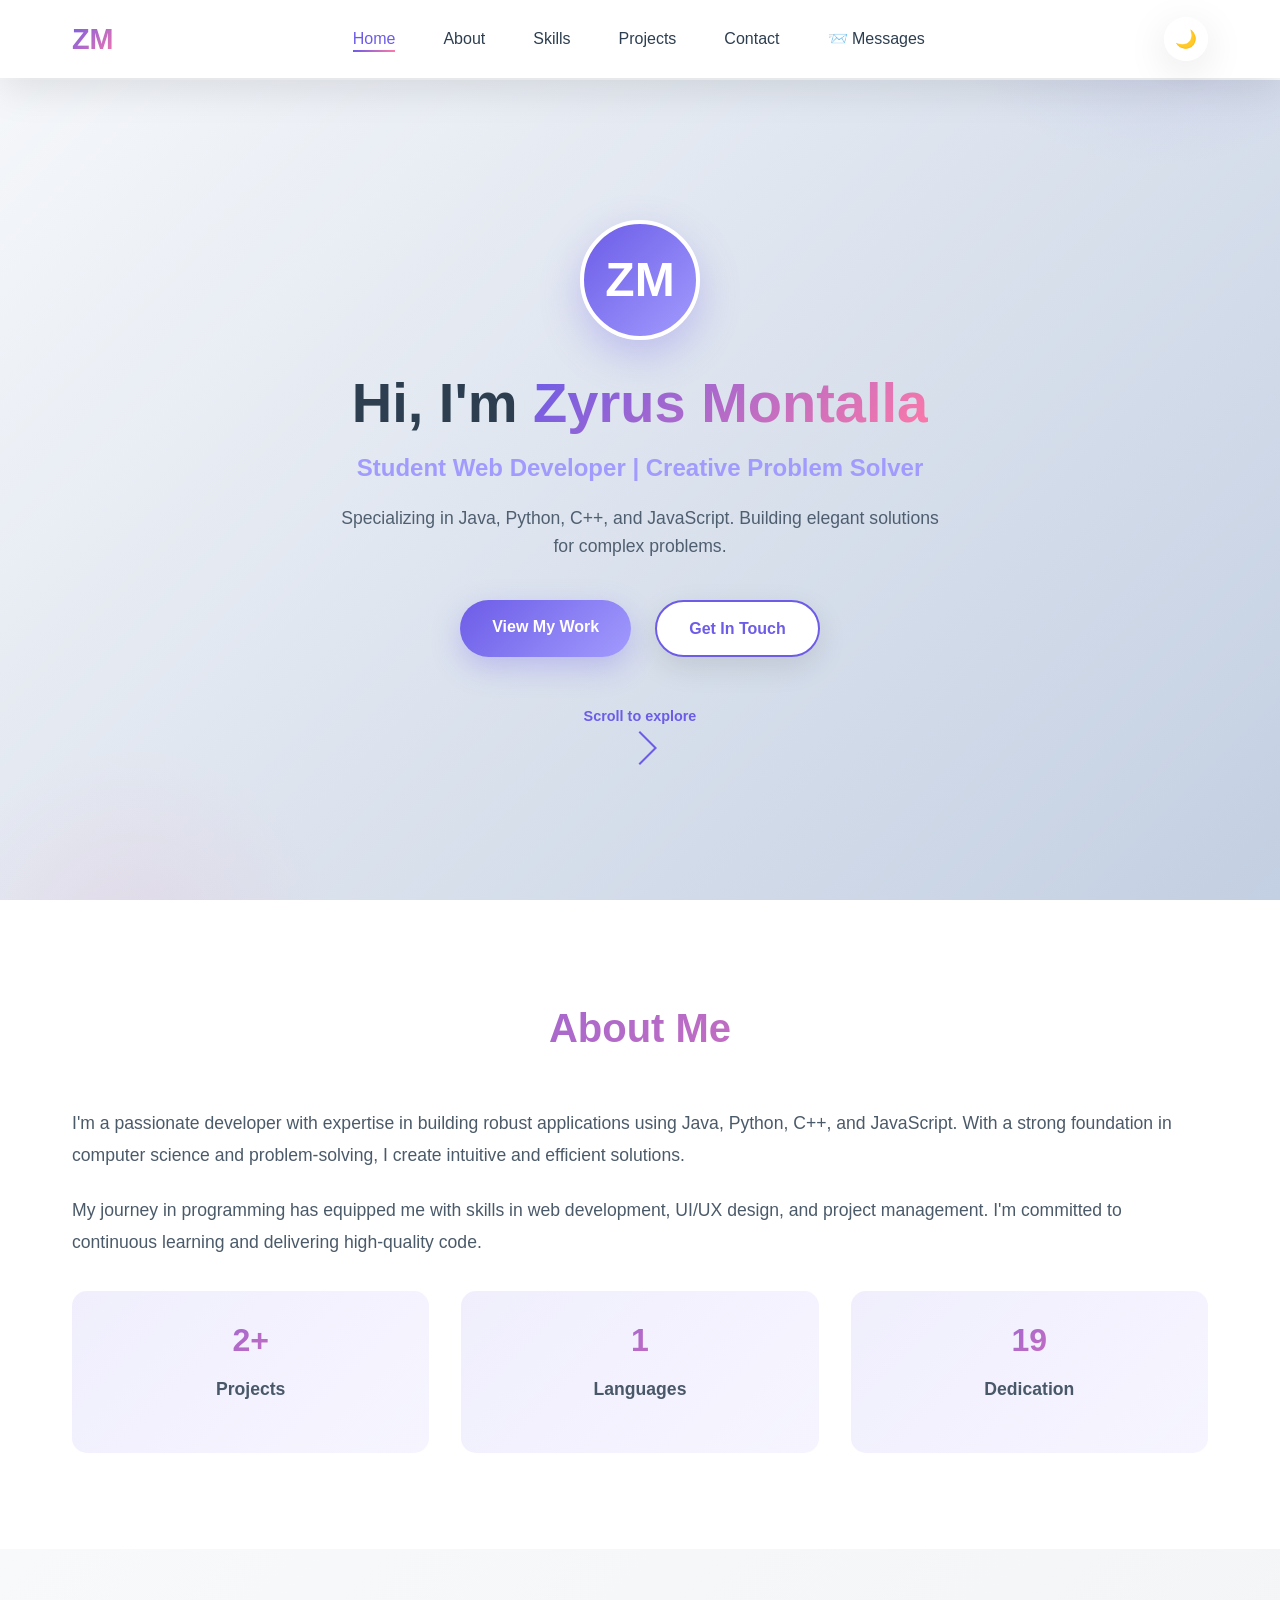
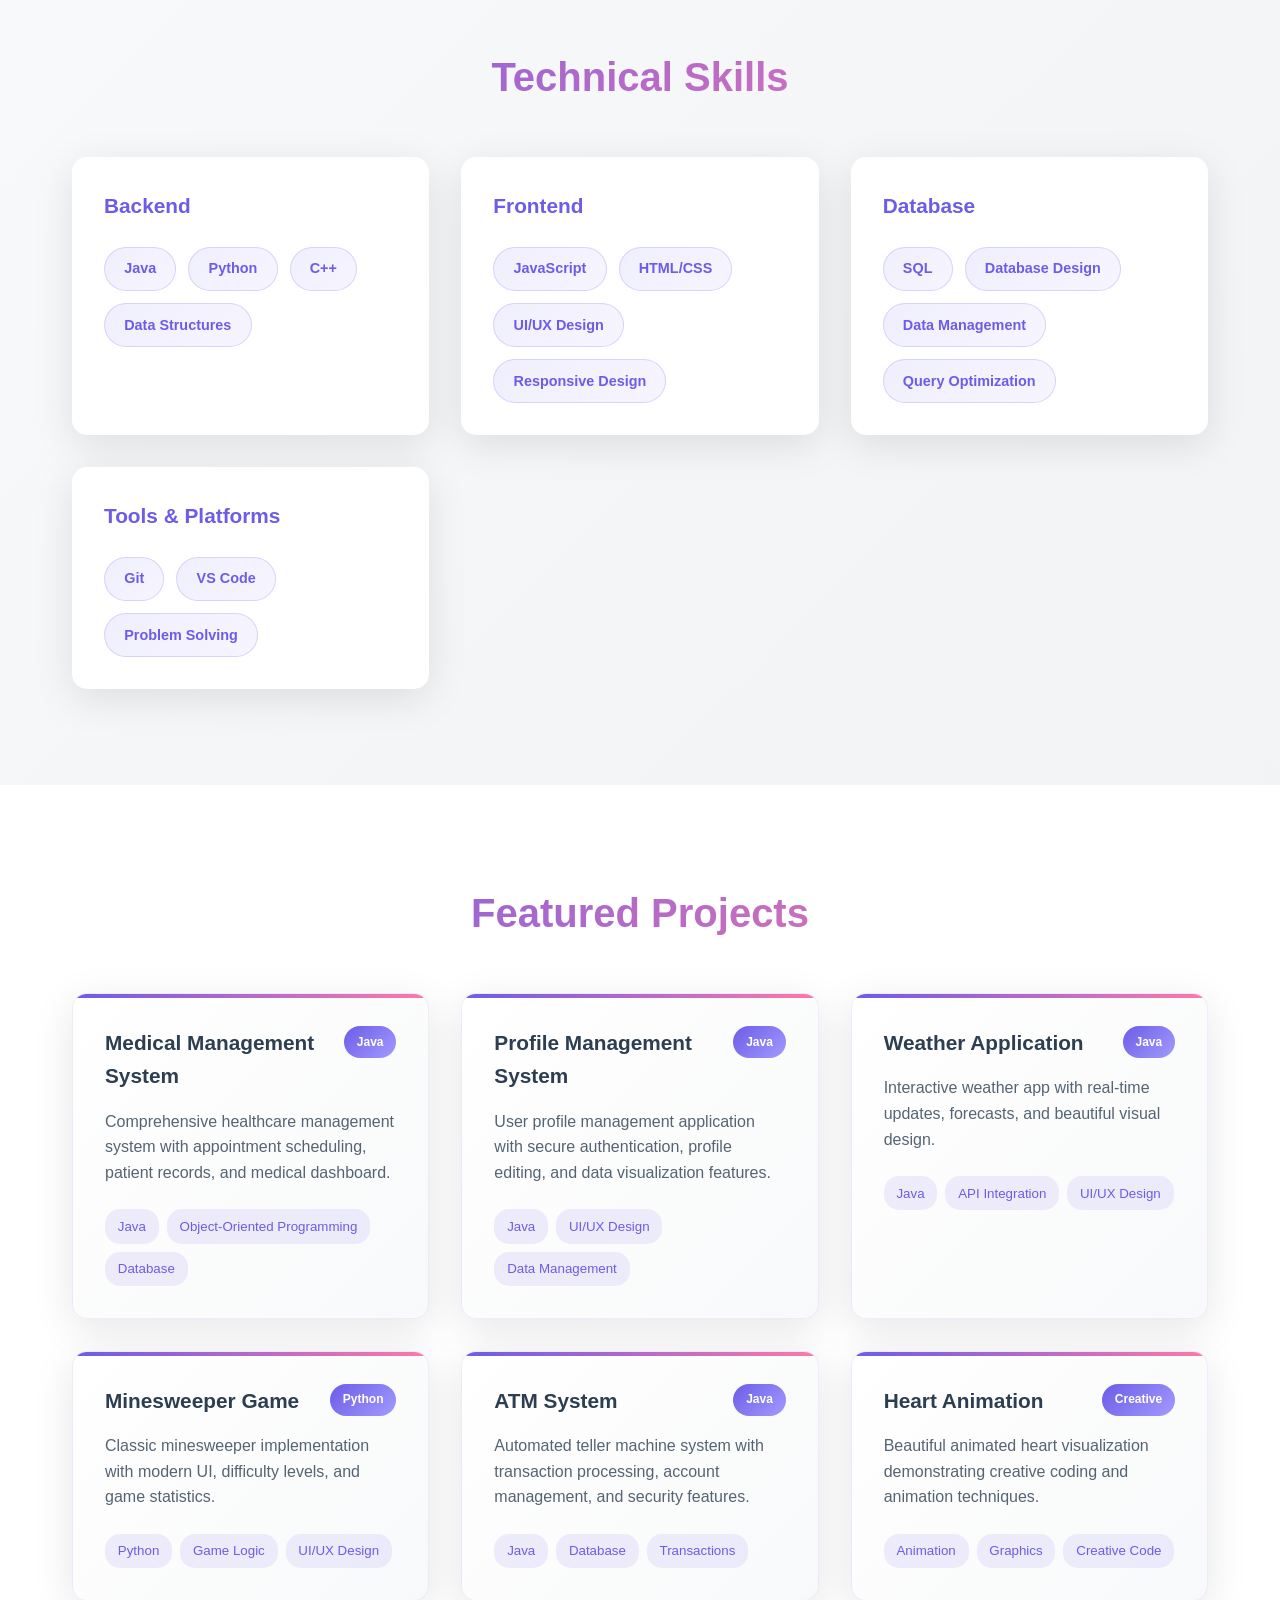
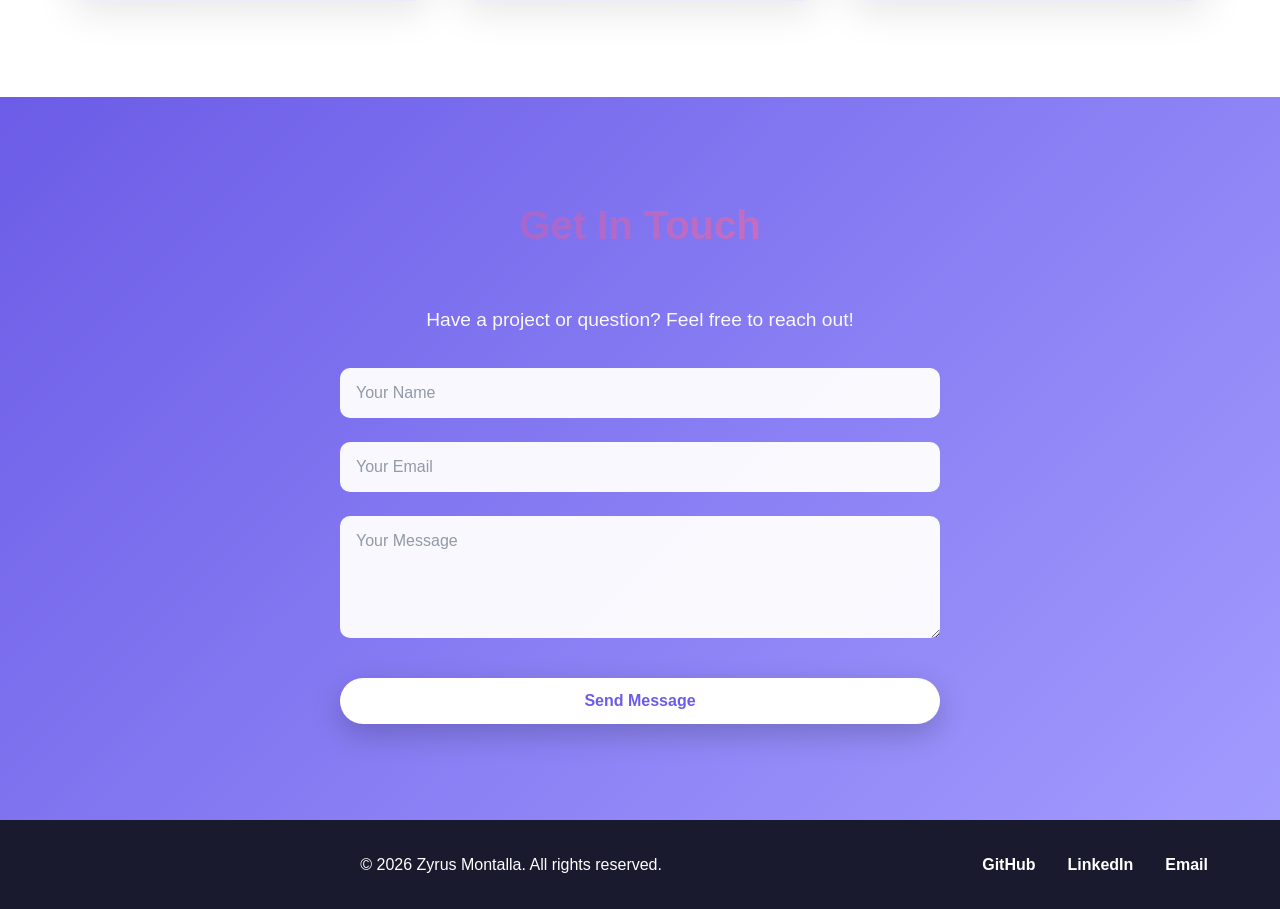
<file: profile-demo.html>
﻿<!DOCTYPE html>
<html lang="en">
<head>
    <meta charset="UTF-8">
    <meta name="viewport" content="width=device-width, initial-scale=1.0">
    <title>Zyrus Montalla - Portfolio</title>
    <link rel="stylesheet" href="d.css">
</head>
<body>
    <!-- Navigation -->
    <nav class="navbar">
        <div class="nav-container">
            <div class="logo">ZM</div>
            <ul class="nav-menu">
                <li><a href="#home" class="nav-link">Home</a></li>
                <li><a href="#about" class="nav-link">About</a></li>
                <li><a href="#skills" class="nav-link">Skills</a></li>
                <li><a href="#projects" class="nav-link">Projects</a></li>
                <li><a href="#contact" class="nav-link">Contact</a></li>
                <li><a href="m.html" class="nav-link">📨 Messages</a></li>
            </ul>
            <button id="themeToggle" class="theme-toggle" aria-label="Toggle dark mode">🌙</button>
            <div class="hamburger">
                <span></span>
                <span></span>
                <span></span>
            </div>
        </div>
    </nav>

    <!-- Hero Section -->
    <section id="home" class="hero">
        <div class="hero-content">
            <div class="profile-img-container">
                <div class="profile-img">ZM</div>
            </div>
            <h1 class="hero-title">Hi, I'm <span class="gradient-text">Zyrus Montalla</span></h1>
            <p class="hero-subtitle"> Student Web Developer | Creative Problem Solver</p>
            <p class="hero-description">
                Specializing in Java, Python, C++, and JavaScript. Building elegant solutions for complex problems.
            </p>
            <div class="hero-buttons">
                <a href="#projects" class="btn btn-primary">View My Work</a>
                <a href="#contact" class="btn btn-secondary">Get In Touch</a>
            </div>
            <div class="scroll-indicator">
                <p>Scroll to explore</p>
                <div class="arrow"></div>
            </div>
        </div>
    </section>

    <!-- About Section -->
    <section id="about" class="about">
        <div class="container">
            <h2 class="section-title">About Me</h2>
            <div cl            cloudflared.exe service install eyJhIjoi... ass="about-content">
                <div class="about-text">
                    <p>
                        I'm a passionate developer with expertise in building robust applications using Java, Python, C++, and JavaScript. With a strong foundation in computer science and problem-solving, I create 
                        intuitive and efficient solutions.
                    </p>
                    <p>
                        My journey in programming has equipped me with skills in web development, UI/UX design, 
                        and project management. I'm committed to continuous learning and delivering high-quality code.
                    </p>
                    <div class="about-stats">
                        <div class="stat">
                            <h3>10+</h3>
                            <p>Projects</p>
                        </div>
                        <div class="stat">
                            <h3>4</h3>
                            <p>Languages</p>
                        </div>
                        <div class="stat">
                            <h3>100%</h3>
                            <p>Dedication</p>
                        </div>
                    </div>
                </div>
            </div>
        </div>
    </section>

    <!-- Skills Section -->
    <section id="skills" class="skills">
        <div class="container">
            <h2 class="section-title">Technical Skills</h2>
            <div class="skills-grid">
                <div class="skill-category">
                    <h3>Backend</h3>
                    <div class="skill-tags">
                        <span class="skill-tag">Java</span>
                        <span class="skill-tag">Python</span>
                        <span class="skill-tag">C++</span>
                        <span class="skill-tag">Data Structures</span>
                    </div>
                </div>
                <div class="skill-category">
                    <h3>Frontend</h3>
                    <div class="skill-tags">
                        <span class="skill-tag">JavaScript</span>
                        <span class="skill-tag">HTML/CSS</span>
                        <span class="skill-tag">UI/UX Design</span>
                        <span class="skill-tag">Responsive Design</span>
                    </div>
                </div>
                <div class="skill-category">
                    <h3>Database</h3>
                    <div class="skill-tags">
                        <span class="skill-tag">SQL</span>
                        <span class="skill-tag">Database Design</span>
                        <span class="skill-tag">Data Management</span>
                        <span class="skill-tag">Query Optimization</span>
                    </div>
                </div>
                <div class="skill-category">
                    <h3>Tools & Platforms</h3>
                    <div class="skill-tags">
                        <span class="skill-tag">Git</span>
                        <span class="skill-tag">VS Code</span>
                        <span class="skill-tag">Problem Solving</span>
                    </div>
                </div>
            </div>
        </div>
    </section>

    <!-- Projects Section -->
    <section id="projects" class="projects">
        <div class="container">
            <h2 class="section-title">Featured Projects</h2>
            <div class="projects-grid">
                <div class="project-card">
                    <div class="project-header">
                        <h3>Medical Management System</h3>
                        <span class="project-tag">Java</span>
                    </div>
                    <p class="project-desc">
                        Comprehensive healthcare management system with appointment scheduling, 
                        patient records, and medical dashboard.
                    </p>
                    <div class="project-tech">
                        <small>Java</small>
                        <small>Object-Oriented Programming</small>
                        <small>Database</small>
                    </div>
                </div>

                <div class="project-card">
                    <div class="project-header">
                        <h3>Profile Management System</h3>
                        <span class="project-tag">Java</span>
                    </div>
                    <p class="project-desc">
                        User profile management application with secure authentication, 
                        profile editing, and data visualization features.
                    </p>
                    <div class="project-tech">
                        <small>Java</small>
                        <small>UI/UX Design</small>
                        <small>Data Management</small>
                    </div>
                </div>

                <div class="project-card">
                    <div class="project-header">
                        <h3>Weather Application</h3>
                        <span class="project-tag">Java</span>
                    </div>
                    <p class="project-desc">
                        Interactive weather app with real-time updates, forecasts, 
                        and beautiful visual design.
                    </p>
                    <div class="project-tech">
                        <small>Java</small>
                        <small>API Integration</small>
                        <small>UI/UX Design</small>
                    </div>
                </div>

                <div class="project-card">
                    <div class="project-header">
                        <h3>Minesweeper Game</h3>
                        <span class="project-tag">Python</span>
                    </div>
                    <p class="project-desc">
                        Classic minesweeper implementation with modern UI, 
                        difficulty levels, and game statistics.
                    </p>
                    <div class="project-tech">
                        <small>Python</small>
                        <small>Game Logic</small>
                        <small>UI/UX Design</small>
                    </div>
                </div>

                <div class="project-card">
                    <div class="project-header">
                        <h3>ATM System</h3>
                        <span class="project-tag">Java</span>
                    </div>
                    <p class="project-desc">
                        Automated teller machine system with transaction processing, 
                        account management, and security features.
                    </p>
                    <div class="project-tech">
                        <small>Java</small>
                        <small>Database</small>
                        <small>Transactions</small>
                    </div>
                </div>

                <div class="project-card">
                    <div class="project-header">
                        <h3>Heart Animation</h3>
                        <span class="project-tag">Creative</span>
                    </div>
                    <p class="project-desc">
                        Beautiful animated heart visualization demonstrating 
                        creative coding and animation techniques.
                    </p>
                    <div class="project-tech">
                        <small>Animation</small>
                        <small>Graphics</small>
                        <small>Creative Code</small>
                    </div>
                </div>
            </div>
        </div>
    </section>

    <!-- Contact Section -->
    <section id="contact" class="contact">
        <div class="container">
            <h2 class="section-title">Get In Touch</h2>
            <div class="contact-content">
                <p class="contact-intro">Have a project or question? Feel free to reach out!</p>
                <form class="contact-form" id="contactForm">
                    <div class="form-group">
                        <input type="text" placeholder="Your Name" required>
                    </div>
                    <div class="form-group">
                        <input type="email" placeholder="Your Email" required>
                    </div>
                    <div class="form-group">
                        <textarea placeholder="Your Message" rows="5" required></textarea>
                    </div>
                    <button type="submit" class="btn btn-primary">Send Message</button>
                </form>
            </div>
        </div>
    </section>

    <!-- Footer -->
    <footer class="footer">
        <div class="container">
            <p>&copy; 2026 Zyrus Montalla. All rights reserved.</p>
            <div class="social-links">
                <a href="#" class="social-link">GitHub</a>
                <a href="#" class="social-link">LinkedIn</a>
                <a href="#" class="social-link">Email</a>
            </div>
        </div>
    </footer>

    <script src="po.js"></script>
</body>
</html>
</file>
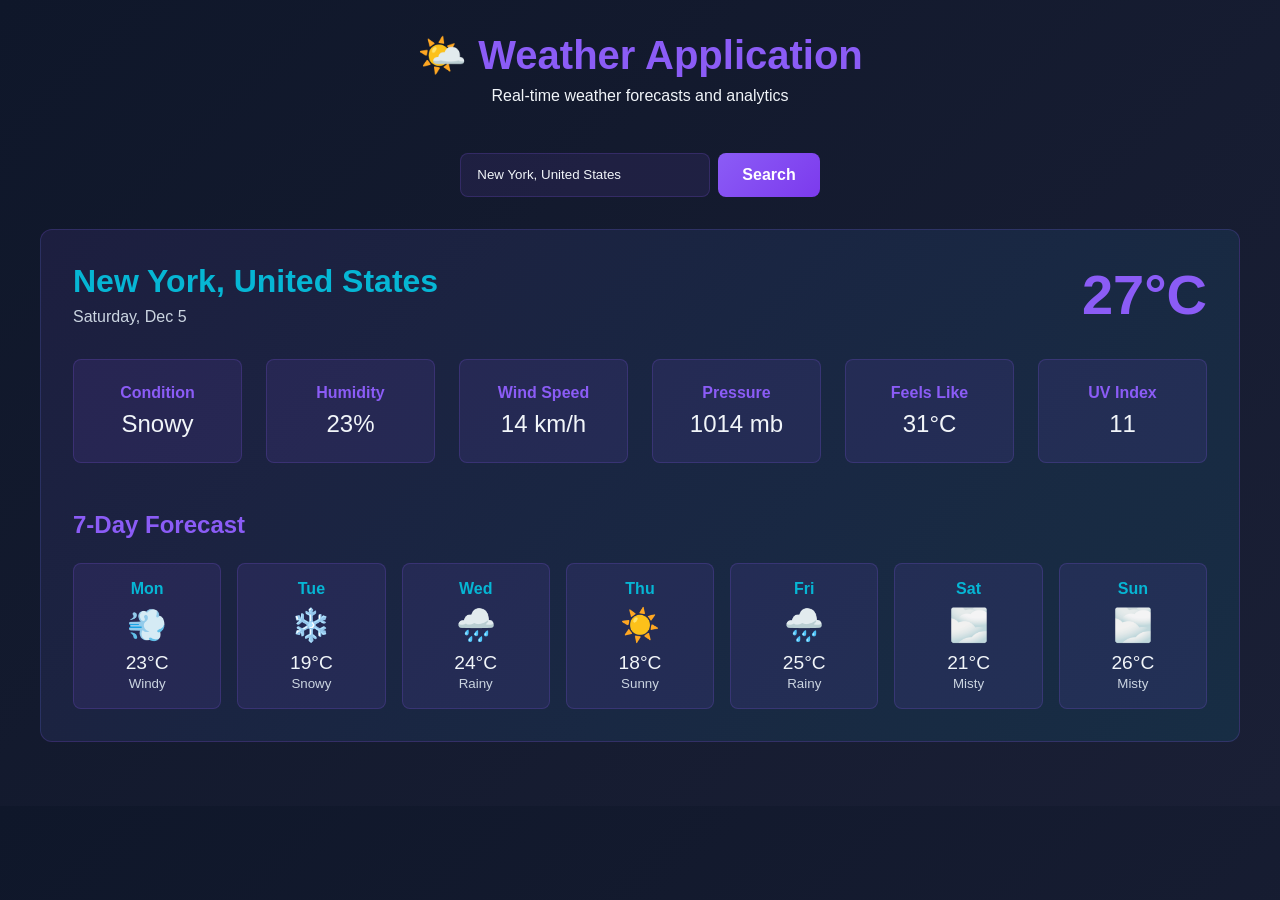
<file: weather-demo.html>
<!DOCTYPE html>
<html lang="en">
<head>
    <meta charset="UTF-8">
    <meta name="viewport" content="width=device-width, initial-scale=1.0">
    <title>Weather Application</title>
    <style>
        * {
            margin: 0;
            padding: 0;
            box-sizing: border-box;
        }

        body {
            font-family: 'Segoe UI', Tahoma, Geneva, Verdana, sans-serif;
            background: linear-gradient(135deg, #0f172a 0%, #1a1f35 100%);
            color: #f1f5f9;
            padding: 2rem;
        }

        .container {
            max-width: 1200px;
            margin: 0 auto;
        }

        .header {
            text-align: center;
            margin-bottom: 3rem;
        }

        .header h1 {
            font-size: 2.5rem;
            margin-bottom: 0.5rem;
            color: #8b5cf6;
        }

        .search-container {
            display: flex;
            gap: 1rem;
            margin-bottom: 2rem;
            justify-content: center;
        }

        .search-box {
            display: flex;
            gap: 0.5rem;
        }

        .search-box input {
            padding: 0.8rem 1rem;
            background: rgba(139, 92, 246, 0.1);
            border: 1px solid rgba(139, 92, 246, 0.2);
            border-radius: 8px;
            color: #f1f5f9;
            font-family: inherit;
            min-width: 250px;
        }

        .search-box input:focus {
            outline: none;
            border-color: #8b5cf6;
            background: rgba(139, 92, 246, 0.15);
        }

        .btn {
            padding: 0.8rem 1.5rem;
            background: linear-gradient(135deg, #8b5cf6 0%, #7c3aed 100%);
            color: white;
            border: none;
            border-radius: 8px;
            cursor: pointer;
            font-size: 1rem;
            font-weight: 600;
            transition: all 0.3s ease;
        }

        .btn:hover {
            transform: translateY(-2px);
            box-shadow: 0 8px 20px rgba(139, 92, 246, 0.3);
        }

        .current-weather {
            background: linear-gradient(135deg, rgba(139, 92, 246, 0.1) 0%, rgba(6, 182, 212, 0.1) 100%);
            border: 1px solid rgba(139, 92, 246, 0.2);
            border-radius: 12px;
            padding: 2rem;
            margin-bottom: 2rem;
            display: none;
        }

        .current-weather.active {
            display: block;
            animation: slideIn 0.3s ease;
        }

        @keyframes slideIn {
            from { opacity: 0; }
            to { opacity: 1; }
        }

        .weather-header {
            display: flex;
            justify-content: space-between;
            align-items: center;
            margin-bottom: 2rem;
            flex-wrap: wrap;
            gap: 1rem;
        }

        .location-info h2 {
            font-size: 2rem;
            color: #06b6d4;
            margin-bottom: 0.5rem;
        }

        .location-info p {
            color: #cbd5e1;
        }

        .temp-display {
            font-size: 3.5rem;
            font-weight: bold;
            color: #8b5cf6;
        }

        .weather-grid {
            display: grid;
            grid-template-columns: repeat(auto-fit, minmax(150px, 1fr));
            gap: 1.5rem;
            margin-top: 2rem;
        }

        .weather-item {
            background: rgba(139, 92, 246, 0.1);
            border: 1px solid rgba(139, 92, 246, 0.2);
            border-radius: 8px;
            padding: 1.5rem;
            text-align: center;
        }

        .weather-item label {
            color: #8b5cf6;
            font-weight: 600;
            display: block;
            margin-bottom: 0.5rem;
        }

        .weather-item p {
            font-size: 1.5rem;
            color: #f1f5f9;
        }

        .forecast {
            margin-top: 3rem;
        }

        .forecast h3 {
            color: #8b5cf6;
            margin-bottom: 1.5rem;
            font-size: 1.5rem;
        }

        .forecast-grid {
            display: grid;
            grid-template-columns: repeat(auto-fit, minmax(120px, 1fr));
            gap: 1rem;
        }

        .forecast-card {
            background: rgba(139, 92, 246, 0.1);
            border: 1px solid rgba(139, 92, 246, 0.2);
            border-radius: 8px;
            padding: 1rem;
            text-align: center;
            transition: all 0.3s ease;
        }

        .forecast-card:hover {
            border-color: #06b6d4;
            transform: translateY(-5px);
            box-shadow: 0 8px 20px rgba(139, 92, 246, 0.15);
        }

        .forecast-card .day {
            color: #06b6d4;
            font-weight: 600;
            margin-bottom: 0.5rem;
        }

        .forecast-card .icon {
            font-size: 2rem;
            margin: 0.5rem 0;
        }

        .forecast-card .temp {
            color: #f1f5f9;
            font-size: 1.2rem;
        }
    </style>
</head>
<body>
    <div class="container">
        <div class="header">
            <h1>🌤️ Weather Application</h1>
            <p>Real-time weather forecasts and analytics</p>
        </div>

        <div class="search-container">
            <div class="search-box">
                <input type="text" id="cityInput" list="locationList" placeholder="Enter city or country...">
                <datalist id="locationList">
                    <option value="New York, United States">
                    <option value="London, United Kingdom">
                    <option value="Tokyo, Japan">
                    <option value="Sydney, Australia">
                    <option value="Paris, France">
                    <option value="Dubai, United Arab Emirates">
                    <option value="Manila, Philippines">
                    <option value="Seoul, South Korea">
                    <option value="Berlin, Germany">
                    <option value="Toronto, Canada">
                    <option value="São Paulo, Brazil">
                    <option value="Buenos Aires, Argentina">
                    <option value="Cape Town, South Africa">
                    <option value="Moscow, Russia">
                    <option value="Beijing, China">
                    <option value="Mumbai, India">
                    <option value="Bangkok, Thailand">
                    <option value="Cairo, Egypt">
                    <option value="Mexico City, Mexico">
                    <option value="Madrid, Spain">
                    <option value="Rome, Italy">
                    <option value="Nairobi, Kenya">
                    <option value="Lagos, Nigeria">
                    <option value="Jakarta, Indonesia">
                    <option value="Istanbul, Turkey">
                    <option value="Kathmandu, Nepal">
                    <option value="Auckland, New Zealand">
                    <option value="Athens, Greece">
                    <option value="Zurich, Switzerland">
                    <option value="Helsinki, Finland">
                    <option value="Riyadh, Saudi Arabia">
                    <option value="Lisbon, Portugal">
                    <option value="Warsaw, Poland">
                    <option value="Stockholm, Sweden">
                </datalist>
                <button class="btn" onclick="searchWeather()">Search</button>
            </div>
        </div>

        <!-- Current Weather -->
        <div id="currentWeather" class="current-weather">
            <div class="weather-header">
                <div class="location-info">
                    <h2 id="cityName">New York</h2>
                    <p id="currentDate">Today</p>
                </div>
                <div class="temp-display" id="tempDisplay">72°C</div>
            </div>

            <div class="weather-grid">
                <div class="weather-item">
                    <label>Condition</label>
                    <p id="condition">Partly Cloudy</p>
                </div>
                <div class="weather-item">
                    <label>Humidity</label>
                    <p id="humidity">65%</p>
                </div>
                <div class="weather-item">
                    <label>Wind Speed</label>
                    <p id="windSpeed">12 km/h</p>
                </div>
                <div class="weather-item">
                    <label>Pressure</label>
                    <p id="pressure">1013 mb</p>
                </div>
                <div class="weather-item">
                    <label>Feels Like</label>
                    <p id="feelsLike">70°C</p>
                </div>
                <div class="weather-item">
                    <label>UV Index</label>
                    <p id="uvIndex">6</p>
                </div>
            </div>

            <!-- Forecast -->
            <div class="forecast">
                <h3>7-Day Forecast</h3>
                <div class="forecast-grid" id="forecastGrid">
                    <!-- Forecast cards will be generated here -->
                </div>
            </div>
        </div>

    </div>

    <script>
        const locationData = [
            { city: 'New York', country: 'United States' },
            { city: 'London', country: 'United Kingdom' },
            { city: 'Tokyo', country: 'Japan' },
            { city: 'Sydney', country: 'Australia' },
            { city: 'Paris', country: 'France' },
            { city: 'Dubai', country: 'United Arab Emirates' },
            { city: 'Manila', country: 'Philippines' },
            { city: 'Seoul', country: 'South Korea' },
            { city: 'Berlin', country: 'Germany' },
            { city: 'Toronto', country: 'Canada' },
            { city: 'São Paulo', country: 'Brazil' },
            { city: 'Buenos Aires', country: 'Argentina' },
            { city: 'Cape Town', country: 'South Africa' },
            { city: 'Moscow', country: 'Russia' },
            { city: 'Beijing', country: 'China' },
            { city: 'Mumbai', country: 'India' },
            { city: 'Bangkok', country: 'Thailand' },
            { city: 'Cairo', country: 'Egypt' },
            { city: 'Mexico City', country: 'Mexico' },
            { city: 'Madrid', country: 'Spain' },
            { city: 'Rome', country: 'Italy' },
            { city: 'Nairobi', country: 'Kenya' },
            { city: 'Lagos', country: 'Nigeria' },
            { city: 'Jakarta', country: 'Indonesia' },
            { city: 'Istanbul', country: 'Turkey' },
            { city: 'Kathmandu', country: 'Nepal' },
            { city: 'Auckland', country: 'New Zealand' },
            { city: 'Athens', country: 'Greece' },
            { city: 'Zurich', country: 'Switzerland' },
            { city: 'Helsinki', country: 'Finland' },
            { city: 'Riyadh', country: 'Saudi Arabia' }
        ];

        const conditions = ['Sunny', 'Cloudy', 'Rainy', 'Snowy', 'Partly Cloudy', 'Thunderstorms', 'Misty', 'Windy'];
        const icons = ['☀️', '☁️', '🌧️', '❄️', '⛅', '⛈️', '🌫️', '💨'];

        function normalizeText(value) {
            return value.trim().toLowerCase();
        }

        function getLocationData(input) {
            const normalized = normalizeText(input);
            return locationData.find(item =>
                normalizeText(item.city) === normalized ||
                normalizeText(item.country) === normalized ||
                normalizeText(`${item.city}, ${item.country}`) === normalized
            );
        }

        function getRandomLocation() {
            const randomIndex = Math.floor(Math.random() * locationData.length);
            return locationData[randomIndex];
        }

        function generateWeatherData(location) {
            const condition = conditions[Math.floor(Math.random() * conditions.length)];
            return {
                ...location,
                temp: Math.floor(Math.random() * 25 + 10),
                condition,
                humidity: Math.floor(Math.random() * 60 + 20),
                wind: Math.floor(Math.random() * 20 + 5),
                pressure: Math.floor(Math.random() * 25 + 990),
                feels: Math.floor(Math.random() * 25 + 10),
                uv: Math.floor(Math.random() * 11 + 1)
            };
        }

        function searchWeather(location) {
            if (location) {
                document.getElementById('cityInput').value = location;
            }

            const input = document.getElementById('cityInput').value.trim();
            if (!input) {
                alert('Please enter a city or country name');
                return;
            }

            const locationInfo = getLocationData(input) || getRandomLocation();
            const data = generateWeatherData(locationInfo);
            displayWeather(data);
            generateForecast();
        }

        function displayWeather(data) {
            document.getElementById('currentWeather').classList.add('active');
            document.getElementById('cityName').textContent = `${data.city}, ${data.country}`;
            document.getElementById('tempDisplay').textContent = data.temp + '°C';
            document.getElementById('condition').textContent = data.condition;
            document.getElementById('humidity').textContent = data.humidity + '%';
            document.getElementById('windSpeed').textContent = data.wind + ' km/h';
            document.getElementById('pressure').textContent = data.pressure + ' mb';
            document.getElementById('feelsLike').textContent = data.feels + '°C';
            document.getElementById('uvIndex').textContent = data.uv;
            document.getElementById('currentDate').textContent = new Date().toLocaleDateString('en-US', { weekday: 'long', month: 'short', day: 'numeric' });
        }

        function generateForecast() {
            const forecastGrid = document.getElementById('forecastGrid');
            forecastGrid.innerHTML = '';
            const days = ['Mon', 'Tue', 'Wed', 'Thu', 'Fri', 'Sat', 'Sun'];

            for (let i = 0; i < 7; i++) {
                const condition = conditions[Math.floor(Math.random() * conditions.length)];
                const icon = icons[conditions.indexOf(condition)];
                const temp = Math.floor(Math.random() * 15 + 15);
                const card = document.createElement('div');
                card.className = 'forecast-card';
                card.innerHTML = `
                    <div class="day">${days[i]}</div>
                    <div class="icon">${icon}</div>
                    <div class="temp">${temp}°C</div>
                    <small style="color: #cbd5e1;">${condition}</small>
                `;
                forecastGrid.appendChild(card);
            }
        }

        window.addEventListener('load', () => {
            searchWeather('New York, United States');
        });
    </script>
</body>
</html>
</file>
<file: styles.css>
* {
    margin: 0;
    padding: 0;
    box-sizing: border-box;
}

:root {
    --primary: #8b5cf6;
    --primary-dark: #7c3aed;
    --secondary: #06b6d4;
    --bg-dark: #0f172a;
    --bg-light: #1e293b;
    --bg-lighter: #334155;
    --text-light: #f1f5f9;
    --text-muted: #cbd5e1;
    --accent: #ec4899;
    --success: #10b981;
}

html {
    scroll-behavior: smooth;
}

body {
    font-family: 'Segoe UI', Tahoma, Geneva, Verdana, sans-serif;
    background: linear-gradient(135deg, var(--bg-dark) 0%, #1a1f35 100%);
    color: var(--text-light);
    line-height: 1.6;
    transition: background 0.3s ease;
}

body.light-mode {
    background: linear-gradient(135deg, #f8fafc 0%, #e2e8f0 100%);
    color: #1e293b;
    --text-light: #1e293b;
    --text-muted: #64748b;
    --bg-dark: #f1f5f9;
    --bg-light: #e2e8f0;
    --bg-lighter: #cbd5e1;
}

/* Custom Cursor */
body {
    cursor: url('data:image/svg+xml;utf8,<svg xmlns="http://www.w3.org/2000/svg" width="32" height="32" viewBox="0 0 32 32"><circle cx="16" cy="16" r="5" fill="%238b5cf6"/><circle cx="16" cy="16" r="10" fill="none" stroke="%238b5cf6" stroke-width="1" opacity="0.5"/></svg>') 16 16, auto;
}

a, button {
    cursor: url('data:image/svg+xml;utf8,<svg xmlns="http://www.w3.org/2000/svg" width="32" height="32" viewBox="0 0 32 32"><circle cx="16" cy="16" r="5" fill="%238b5cf6"/><circle cx="16" cy="16" r="10" fill="none" stroke="%238b5cf6" stroke-width="2"/></svg>') 16 16, pointer;
}

/* Navigation */
nav {
    position: fixed;
    top: 0;
    width: 100%;
    z-index: 1000;
    padding: 1rem 0;
    background: rgba(15, 23, 42, 0.7);
    backdrop-filter: blur(10px);
    border-bottom: 1px solid rgba(139, 92, 246, 0.1);
    transition: all 0.3s ease;
}

body.light-mode nav {
    background: rgba(241, 245, 249, 0.7);
    border-bottom-color: rgba(139, 92, 246, 0.2);
}

.nav-container {
    max-width: 1200px;
    margin: 0 auto;
    padding: 0 2rem;
    display: flex;
    justify-content: space-between;
    align-items: center;
}

.logo {
    font-size: 1.8rem;
    font-weight: bold;
    background: linear-gradient(135deg, var(--primary) 0%, var(--secondary) 100%);
    -webkit-background-clip: text;
    -webkit-text-fill-color: transparent;
    background-clip: text;
}

.nav-links {
    display: flex;
    gap: 2rem;
    align-items: center;
    list-style: none;
}

.nav-links a {
    color: var(--text-light);
    text-decoration: none;
    transition: color 0.3s ease;
    position: relative;
}

.nav-links a:hover {
    color: var(--primary);
}

.nav-links a::after {
    content: '';
    position: absolute;
    bottom: -5px;
    left: 0;
    width: 0;
    height: 2px;
    background: var(--primary);
    transition: width 0.3s ease;
}

.nav-links a:hover::after {
    width: 100%;
}

.theme-toggle {
    background: none;
    border: none;
    font-size: 1.5rem;
    cursor: pointer;
    transition: transform 0.3s ease;
}

.theme-toggle:hover {
    transform: rotate(20deg);
}

/* Hero Section */
.hero {
    min-height: 100vh;
    display: flex;
    align-items: center;
    justify-content: center;
    padding: 6rem 2rem 2rem;
    position: relative;
    overflow: hidden;
}

.hero::before {
    content: '';
    position: absolute;
    top: -50%;
    right: -10%;
    width: 500px;
    height: 500px;
    background: radial-gradient(circle, var(--primary) 0%, transparent 70%);
    opacity: 0.1;
    border-radius: 50%;
    animation: float 6s ease-in-out infinite;
}

.hero::after {
    content: '';
    position: absolute;
    bottom: -20%;
    left: -10%;
    width: 400px;
    height: 400px;
    background: radial-gradient(circle, var(--secondary) 0%, transparent 70%);
    opacity: 0.1;
    border-radius: 50%;
    animation: float 8s ease-in-out infinite reverse;
}

.hero-content {
    max-width: 1200px;
    display: grid;
    grid-template-columns: 1fr 1fr;
    gap: 4rem;
    align-items: center;
    position: relative;
    z-index: 1;
}

.hero-text h1 {
    font-size: 3.5rem;
    margin-bottom: 1rem;
    line-height: 1.1;
    animation: slideInUp 0.8s ease;
}

.hero-text h1 span {
    background: linear-gradient(135deg, var(--primary) 0%, var(--secondary) 100%);
    -webkit-background-clip: text;
    -webkit-text-fill-color: transparent;
    background-clip: text;
}

.hero-subtitle {
    font-size: 1.3rem;
    color: var(--primary);
    margin-bottom: 1.5rem;
    animation: slideInUp 0.8s ease 0.1s backwards;
}

.hero-description {
    font-size: 1rem;
    color: var(--text-muted);
    margin-bottom: 2rem;
    max-width: 500px;
    animation: slideInUp 0.8s ease 0.2s backwards;
}

.cta-buttons {
    display: flex;
    gap: 1rem;
    flex-wrap: wrap;
    animation: slideInUp 0.8s ease 0.3s backwards;
}

.btn {
    padding: 0.9rem 2rem;
    border: none;
    border-radius: 10px;
    font-size: 1rem;
    font-weight: 600;
    cursor: pointer;
    transition: all 0.3s ease;
    text-decoration: none;
    display: inline-block;
    position: relative;
    overflow: hidden;
}

.btn-primary {
    background: linear-gradient(135deg, var(--primary) 0%, var(--primary-dark) 100%);
    color: white;
    box-shadow: 0 4px 15px rgba(139, 92, 246, 0.4);
}

.btn-primary:hover {
    transform: translateY(-2px);
    box-shadow: 0 6px 25px rgba(139, 92, 246, 0.6);
}

.btn-secondary {
    background: transparent;
    color: var(--primary);
    border: 2px solid var(--primary);
}

.btn-secondary:hover {
    background: var(--primary);
    color: white;
    transform: translateY(-2px);
}

.hero-image {
    position: relative;
    animation: slideInRight 0.8s ease;
}

.profile-card {
    width: 300px;
    height: 380px;
    margin: 0 auto;
    background: rgba(139, 92, 246, 0.1);
    backdrop-filter: blur(10px);
    border: 1px solid rgba(139, 92, 246, 0.2);
    border-radius: 20px;
    padding: 2rem;
    display: flex;
    flex-direction: column;
    align-items: center;
    justify-content: center;
    position: relative;
    overflow: hidden;
    box-shadow: 0 8px 32px rgba(139, 92, 246, 0.1);
}

.profile-card::before {
    content: '';
    position: absolute;
    top: -50%;
    right: -50%;
    width: 300px;
    height: 300px;
    background: radial-gradient(circle, var(--secondary) 0%, transparent 70%);
    opacity: 0.1;
}

.profile-image {
    width: 200px;
    height: 200px;
    border-radius: 15px;
    background: linear-gradient(135deg, var(--primary) 0%, var(--secondary) 100%);
    display: flex;
    align-items: center;
    justify-content: center;
    font-size: 5rem;
    margin-bottom: 1.5rem;
    position: relative;
    z-index: 1;
    box-shadow: 0 8px 32px rgba(139, 92, 246, 0.3);
    border: 3px solid rgba(139, 92, 246, 0.2);
}

.profile-name {
    font-size: 1.8rem;
    font-weight: bold;
    text-align: center;
    position: relative;
    z-index: 1;
}

.profile-title {
    color: var(--secondary);
    font-size: 0.9rem;
    text-align: center;
    position: relative;
    z-index: 1;
    margin-top: 0.5rem;
}

/* About Section */
.about {
    padding: 6rem 2rem;
    max-width: 1200px;
    margin: 0 auto;
}

.section-title {
    font-size: 2.5rem;
    margin-bottom: 1rem;
    text-align: center;
}

.section-subtitle {
    text-align: center;
    color: var(--text-muted);
    margin-bottom: 3rem;
    max-width: 500px;
    margin-left: auto;
    margin-right: auto;
}

.about-content {
    display: grid;
    grid-template-columns: 1fr 1fr;
    gap: 4rem;
    align-items: start;
}

.about-text h3 {
    font-size: 1.5rem;
    margin-bottom: 1rem;
    color: var(--primary);
}

.about-text p {
    color: var(--text-muted);
    margin-bottom: 1.5rem;
    line-height: 1.8;
}

.skills-grid {
    display: grid;
    grid-template-columns: repeat(2, 1fr);
    gap: 1.5rem;
}

.skill-item {
    background: rgba(139, 92, 246, 0.1);
    backdrop-filter: blur(10px);
    border: 1px solid rgba(139, 92, 246, 0.2);
    border-radius: 12px;
    padding: 1.5rem;
    transition: all 0.3s ease;
}

.skill-item:hover {
    transform: translateY(-5px);
    border-color: var(--primary);
    box-shadow: 0 8px 32px rgba(139, 92, 246, 0.15);
}

.skill-name {
    font-weight: 600;
    margin-bottom: 0.5rem;
    display: flex;
    justify-content: space-between;
}

.skill-percentage {
    color: var(--primary);
    font-weight: bold;
}

.progress-bar {
    width: 100%;
    height: 6px;
    background: rgba(139, 92, 246, 0.1);
    border-radius: 3px;
    overflow: hidden;
}

.progress-fill {
    height: 100%;
    background: linear-gradient(90deg, var(--primary) 0%, var(--secondary) 100%);
    border-radius: 3px;
    transition: width 1s ease;
}

.info-boxes {
    display: grid;
    grid-template-columns: repeat(3, 1fr);
    gap: 2rem;
    margin-top: 2rem;
}

.info-box {
    background: rgba(139, 92, 246, 0.1);
    backdrop-filter: blur(10px);
    border: 1px solid rgba(139, 92, 246, 0.2);
    border-radius: 12px;
    padding: 2rem;
    text-align: center;
    transition: all 0.3s ease;
}

.info-box:hover {
    transform: translateY(-5px);
    border-color: var(--secondary);
    box-shadow: 0 8px 32px rgba(6, 182, 212, 0.15);
}

.info-box-number {
    font-size: 2.5rem;
    font-weight: bold;
    background: linear-gradient(135deg, var(--primary) 0%, var(--secondary) 100%);
    -webkit-background-clip: text;
    -webkit-text-fill-color: transparent;
    background-clip: text;
    margin-bottom: 0.5rem;
}

.info-box-title {
    font-weight: 600;
    color: var(--text-light);
}

.info-box-desc {
    font-size: 0.9rem;
    color: var(--text-muted);
    margin-top: 0.5rem;
}

/* Projects Section */
.projects {
    padding: 6rem 2rem;
    background: rgba(139, 92, 246, 0.05);
    max-width: 1200px;
    margin: 0 auto;
    width: 100%;
}

.projects-grid {
    display: grid;
    grid-template-columns: repeat(auto-fit, minmax(300px, 1fr));
    gap: 2rem;
    margin-top: 3rem;
}

.project-card {
    background: rgba(139, 92, 246, 0.1);
    backdrop-filter: blur(10px);
    border: 1px solid rgba(139, 92, 246, 0.2);
    border-radius: 15px;
    overflow: hidden;
    transition: all 0.3s ease;
    position: relative;
    height: 400px;
    display: flex;
    flex-direction: column;
}

.project-card:hover {
    transform: translateY(-10px);
    border-color: var(--primary);
    box-shadow: 0 20px 40px rgba(139, 92, 246, 0.2);
}

.project-image {
    width: 100%;
    height: 200px;
    background: linear-gradient(135deg, var(--primary) 0%, var(--secondary) 100%);
    display: flex;
    align-items: center;
    justify-content: center;
    font-size: 3rem;
    color: rgba(255, 255, 255, 0.2);
}

.project-content {
    padding: 1.5rem;
    flex: 1;
    display: flex;
    flex-direction: column;
    justify-content: space-between;
}

.project-title {
    font-size: 1.3rem;
    font-weight: 600;
    margin-bottom: 0.5rem;
}

.project-description {
    font-size: 0.9rem;
    color: var(--text-muted);
    margin-bottom: 1rem;
    line-height: 1.5;
}

.project-tags {
    display: flex;
    flex-wrap: wrap;
    gap: 0.5rem;
    margin-bottom: 1rem;
}

.tag {
    background: rgba(139, 92, 246, 0.2);
    color: var(--primary);
    padding: 0.3rem 0.8rem;
    border-radius: 20px;
    font-size: 0.8rem;
    border: 1px solid rgba(139, 92, 246, 0.3);
}

.project-links {
    display: flex;
    gap: 1rem;
}

.project-link {
    padding: 0.6rem 1rem;
    background: var(--primary);
    color: white;
    border: none;
    border-radius: 6px;
    cursor: pointer;
    font-size: 0.9rem;
    transition: all 0.3s ease;
    text-decoration: none;
    flex: 1;
    text-align: center;
}

.project-link:hover {
    background: var(--primary-dark);
    transform: scale(1.05);
}

/* Modal Styles */
.modal {
    display: none;
    position: fixed;
    z-index: 2000;
    left: 0;
    top: 0;
    width: 100%;
    height: 100%;
    background-color: rgba(0, 0, 0, 0.8);
    animation: fadeIn 0.3s ease;
    overflow-y: auto;
}

.modal.show {
    display: flex;
    align-items: center;
    justify-content: center;
}

.modal-content {
    background: linear-gradient(135deg, var(--bg-light) 0%, var(--bg-lighter) 100%);
    border: 1px solid rgba(139, 92, 246, 0.2);
    border-radius: 15px;
    padding: 2.5rem;
    max-width: 600px;
    width: 90%;
    position: relative;
    animation: slideInUp 0.3s ease;
}

body.light-mode .modal-content {
    background: linear-gradient(135deg, #e2e8f0 0%, #cbd5e1 100%);
}

.modal-close {
    position: absolute;
    top: 20px;
    right: 20px;
    font-size: 28px;
    font-weight: bold;
    cursor: pointer;
    color: var(--text-muted);
    transition: all 0.3s ease;
    border: none;
    background: none;
}

.modal-close:hover {
    color: var(--primary);
    transform: rotate(90deg);
}

.modal-title {
    font-size: 2rem;
    margin-bottom: 1rem;
    background: linear-gradient(135deg, var(--primary) 0%, var(--secondary) 100%);
    -webkit-background-clip: text;
    -webkit-text-fill-color: transparent;
    background-clip: text;
}

.modal-description {
    color: var(--text-muted);
    margin-bottom: 1.5rem;
    line-height: 1.8;
}

.modal-details {
    display: grid;
    grid-template-columns: 1fr 1fr;
    gap: 1.5rem;
    margin-bottom: 2rem;
    padding-bottom: 2rem;
    border-bottom: 1px solid rgba(139, 92, 246, 0.1);
}

.modal-detail-item h4 {
    color: var(--primary);
    margin-bottom: 0.5rem;
    font-size: 0.9rem;
}

.modal-detail-item p {
    color: var(--text-light);
    font-size: 0.9rem;
}

.modal-tags {
    display: flex;
    flex-wrap: wrap;
    gap: 0.5rem;
    margin-bottom: 2rem;
}

.modal-tag {
    background: linear-gradient(135deg, var(--primary) 0%, var(--secondary) 100%);
    color: white;
    padding: 0.4rem 1rem;
    border-radius: 20px;
    font-size: 0.85rem;
}

.modal-actions {
    display: flex;
    gap: 1rem;
}

.modal-action-btn {
    flex: 1;
    padding: 0.9rem 1.5rem;
    border: none;
    border-radius: 8px;
    font-size: 0.95rem;
    font-weight: 600;
    cursor: pointer;
    transition: all 0.3s ease;
    text-decoration: none;
}

.modal-action-btn-primary {
    background: linear-gradient(135deg, var(--primary) 0%, var(--primary-dark) 100%);
    color: white;
}

.modal-action-btn-primary:hover {
    transform: translateY(-2px);
    box-shadow: 0 8px 20px rgba(139, 92, 246, 0.3);
}

.modal-action-btn-secondary {
    background: rgba(139, 92, 246, 0.1);
    color: var(--primary);
    border: 1px solid rgba(139, 92, 246, 0.3);
}

.modal-action-btn-secondary:hover {
    background: rgba(139, 92, 246, 0.2);
    border-color: var(--primary);
}

/* Design Process */
.design-process {
    padding: 6rem 2rem;
    max-width: 1200px;
    margin: 0 auto;
}

.process-steps {
    display: grid;
    grid-template-columns: repeat(auto-fit, minmax(200px, 1fr));
    gap: 2rem;
    margin-top: 3rem;
}

.process-step {
    text-align: center;
    padding: 2rem;
    background: rgba(139, 92, 246, 0.1);
    backdrop-filter: blur(10px);
    border: 1px solid rgba(139, 92, 246, 0.2);
    border-radius: 12px;
    transition: all 0.3s ease;
    position: relative;
}

.process-step:hover {
    transform: translateY(-5px);
    border-color: var(--secondary);
    box-shadow: 0 8px 32px rgba(139, 92, 246, 0.15);
}

.step-number {
    width: 50px;
    height: 50px;
    background: linear-gradient(135deg, var(--primary) 0%, var(--secondary) 100%);
    border-radius: 50%;
    display: flex;
    align-items: center;
    justify-content: center;
    font-weight: bold;
    font-size: 1.5rem;
    margin: 0 auto 1rem;
}

.step-title {
    font-size: 1.2rem;
    font-weight: 600;
    margin-bottom: 0.5rem;
}

.step-description {
    font-size: 0.9rem;
    color: var(--text-muted);
}

.process-steps .process-step:not(:last-child)::after {
    content: '→';
    position: absolute;
    right: -2rem;
    top: 50%;
    transform: translateY(-50%);
    font-size: 1.5rem;
    color: var(--primary);
}

/* Testimonials */
.testimonials {
    padding: 6rem 2rem;
    background: rgba(139, 92, 246, 0.05);
    max-width: 1200px;
    margin: 0 auto;
    width: 100%;
}

.testimonials-grid {
    display: grid;
    grid-template-columns: repeat(auto-fit, minmax(300px, 1fr));
    gap: 2rem;
    margin-top: 3rem;
}

.testimonial-card {
    background: rgba(139, 92, 246, 0.1);
    backdrop-filter: blur(10px);
    border: 1px solid rgba(139, 92, 246, 0.2);
    border-radius: 15px;
    padding: 2rem;
    transition: all 0.3s ease;
    position: relative;
}

.testimonial-card:hover {
    transform: translateY(-5px);
    border-color: var(--primary);
    box-shadow: 0 12px 32px rgba(139, 92, 246, 0.15);
}

.testimonial-card::before {
    content: '"';
    position: absolute;
    top: 10px;
    left: 20px;
    font-size: 4rem;
    color: var(--primary);
    opacity: 0.2;
}

.testimonial-text {
    margin-bottom: 1.5rem;
    color: var(--text-muted);
    line-height: 1.7;
    position: relative;
    z-index: 1;
}

.testimonial-author {
    display: flex;
    align-items: center;
    gap: 1rem;
}

.author-avatar {
    width: 50px;
    height: 50px;
    border-radius: 50%;
    background: linear-gradient(135deg, var(--primary) 0%, var(--secondary) 100%);
    display: flex;
    align-items: center;
    justify-content: center;
    font-size: 1.5rem;
}

.author-info .author-name {
    font-weight: 600;
    margin-bottom: 0.2rem;
}

.author-info .author-role {
    font-size: 0.9rem;
    color: var(--text-muted);
}

.stars {
    color: var(--accent);;
    font-size: 1rem;
    margin-bottom: 1rem;
}

/* Contact Section */
.contact {
    padding: 6rem 2rem;
    max-width: 1200px;
    margin: 0 auto;
}

.contact-content {
    display: grid;
    grid-template-columns: 1fr 1fr;
    gap: 4rem;
    align-items: start;
    margin-top: 3rem;
}

.contact-info {
    display: flex;
    flex-direction: column;
    gap: 2rem;
}

.contact-item {
    display: flex;
    gap: 1rem;
    align-items: flex-start;
}

.contact-icon {
    width: 50px;
    height: 50px;
    background: rgba(139, 92, 246, 0.1);
    border: 1px solid rgba(139, 92, 246, 0.2);
    border-radius: 12px;
    display: flex;
    align-items: center;
    justify-content: center;
    font-size: 1.5rem;
    flex-shrink: 0;
}

.contact-details h4 {
    font-size: 1.1rem;
    margin-bottom: 0.3rem;
}

.contact-details p {
    color: var(--text-muted);
    font-size: 0.9rem;
}

.social-links {
    display: flex;
    gap: 1rem;
    margin-top: 1rem;
}

.social-link {
    width: 45px;
    height: 45px;
    background: rgba(139, 92, 246, 0.1);
    border: 1px solid rgba(139, 92, 246, 0.2);
    border-radius: 10px;
    display: flex;
    align-items: center;
    justify-content: center;
    text-decoration: none;
    color: var(--primary);
    transition: all 0.3s ease;
    font-size: 1.2rem;
}

.social-link:hover {
    background: var(--primary);
    color: white;
    transform: translateY(-3px);
    box-shadow: 0 8px 20px rgba(139, 92, 246, 0.3);
}

.contact-form {
    background: rgba(139, 92, 246, 0.1);
    backdrop-filter: blur(10px);
    border: 1px solid rgba(139, 92, 246, 0.2);
    border-radius: 15px;
    padding: 2rem;
}

.form-group {
    margin-bottom: 1.5rem;
}

.form-group label {
    display: block;
    margin-bottom: 0.5rem;
    font-weight: 500;
}

.form-group input,
.form-group textarea {
    width: 100%;
    padding: 0.8rem;
    background: rgba(139, 92, 246, 0.05);
    border: 1px solid rgba(139, 92, 246, 0.2);
    border-radius: 8px;
    color: var(--text-light);
    font-family: inherit;
    transition: all 0.3s ease;
}

.form-group input::placeholder,
.form-group textarea::placeholder {
    color: var(--text-muted);
}

.form-group input:focus,
.form-group textarea:focus {
    outline: none;
    border-color: var(--primary);
    background: rgba(139, 92, 246, 0.1);
    box-shadow: 0 0 0 3px rgba(139, 92, 246, 0.1);
}

.form-group textarea {
    resize: vertical;
    min-height: 120px;
}

.form-group button {
    width: 100%;
}

/* Footer */
footer {
    padding: 2rem;
    text-align: center;
    border-top: 1px solid rgba(139, 92, 246, 0.1);
    color: var(--text-muted);
}

/* Animations */
@keyframes slideInUp {
    from {
        opacity: 0;
        transform: translateY(30px);
    }
    to {
        opacity: 1;
        transform: translateY(0);
    }
}

@keyframes slideInRight {
    from {
        opacity: 0;
        transform: translateX(30px);
    }
    to {
        opacity: 1;
        transform: translateX(0);
    }
}

@keyframes float {
    0%, 100% {
        transform: translateY(0px);
    }
    50% {
        transform: translateY(-20px);
    }
}

@keyframes fadeIn {
    from {
        opacity: 0;
    }
    to {
        opacity: 1;
    }
}

/* Scroll animations */
.scroll-animation {
    opacity: 0;
    transform: translateY(30px);
    transition: all 0.6s ease;
}

.scroll-animation.show {
    opacity: 1;
    transform: translateY(0);
}

/* Responsive */
@media (max-width: 768px) {
    .hero-content {
        grid-template-columns: 1fr;
        gap: 2rem;
    }

    .hero-text h1 {
        font-size: 2.5rem;
    }

    .nav-links {
        gap: 1rem;
    }

    .about-content {
        grid-template-columns: 1fr;
    }

    .contact-content {
        grid-template-columns: 1fr;
    }

    .info-boxes {
        grid-template-columns: 1fr;
    }

    .skills-grid {
        grid-template-columns: 1fr;
    }

    .process-step::after {
        display: none;
    }

    .process-steps {
        grid-template-columns: 1fr;
    }
}
</file>
<file: d.css>
* {
    margin: 0;
    padding: 0;
    box-sizing: border-box;
}

:root {
    --primary-color: #6c5ce7;
    --secondary-color: #a29bfe;
    --accent-color: #fd79a8;
    --dark-bg: #1a1a2e;
    --light-bg: #f8f9fa;
    --text-dark: #2c3e50;
    --text-light: #ffffff;
    --link-color: #2c3e50;
    --shadow: 0 10px 40px rgba(0, 0, 0, 0.1);
    --shadow-lg: 0 20px 60px rgba(0, 0, 0, 0.15);
    --body-bg: var(--light-bg);
    --body-text: var(--text-dark);
    --nav-bg: rgba(255, 255, 255, 0.95);
    --nav-bg-scrolled: rgba(255, 255, 255, 0.98);
    --hero-bg: linear-gradient(135deg, #f5f7fa 0%, #c3cfe2 100%);
    --about-bg: var(--text-light);
    --skills-bg: linear-gradient(135deg, #f8f9fa 0%, #f1f3f5 100%);
    --section-bg: var(--text-light);
    --project-card-bg: linear-gradient(135deg, var(--text-light), #f8f9fa);
    --project-border: rgba(108, 92, 231, 0.1);
    --contact-bg: linear-gradient(135deg, var(--primary-color), var(--secondary-color));
    --footer-bg: var(--dark-bg);
    --input-bg: rgba(255, 255, 255, 0.95);
    --input-text: var(--text-dark);
}

body.dark-mode {
    --body-bg: #0d1323;
    --body-text: #e5ecff;
    --link-color: #e5ecff;
    --nav-bg: rgba(14, 20, 34, 0.95);
    --nav-bg-scrolled: rgba(10, 16, 30, 0.98);
    --hero-bg: linear-gradient(135deg, #101828 0%, #16213b 100%);
    --about-bg: #121d36;
    --skills-bg: linear-gradient(135deg, #0d1323 0%, #14203a 100%);
    --section-bg: #14213b;
    --project-card-bg: linear-gradient(135deg, #112039, #172742);
    --project-border: rgba(108, 92, 231, 0.18);
    --contact-bg: linear-gradient(135deg, #2f3a6b, #17203d);
    --footer-bg: #0b1221;
    --input-bg: rgba(255, 255, 255, 0.08);
    --input-text: #e5ecff;
    --shadow: 0 10px 40px rgba(0, 0, 0, 0.45);
    --shadow-lg: 0 20px 60px rgba(0, 0, 0, 0.55);
}

html {
    scroll-behavior: smooth;
}

body {
    font-family: 'Segoe UI', Tahoma, Geneva, Verdana, sans-serif;
    color: var(--body-text);
    background-color: var(--body-bg);
    line-height: 1.6;
    transition: background-color 0.4s ease, color 0.4s ease;
}

body,
.navbar,
.nav-menu,
.hero,
.about,
.skills,
.skill-category,
.project-card,
.contact,
.footer,
.theme-toggle,
.nav-link,
.logo,
.section-title,
.form-group input,
.form-group textarea {
    transition: background-color 0.4s ease, color 0.4s ease, border-color 0.4s ease, box-shadow 0.4s ease;
}

/* ===== NAVIGATION ===== */
.navbar {
    position: fixed;
    top: 0;
    width: 100%;
    background-color: var(--nav-bg);
    backdrop-filter: blur(10px);
    box-shadow: var(--shadow);
    z-index: 1000;
    transition: background-color 0.4s ease, box-shadow 0.4s ease;
}

.navbar.scrolled {
    background-color: var(--nav-bg-scrolled);
    box-shadow: 0 10px 40px rgba(0, 0, 0, 0.15);
}

.nav-container {
    max-width: 1200px;
    margin: 0 auto;
    padding: 1rem 2rem;
    display: flex;
    justify-content: space-between;
    align-items: center;
}

.logo {
    font-size: 1.8rem;
    font-weight: 700;
    background: linear-gradient(135deg, var(--primary-color), var(--accent-color));
    -webkit-background-clip: text;
    -webkit-text-fill-color: transparent;
    background-clip: text;
}

.nav-menu {
    display: flex;
    list-style: none;
    gap: 3rem;
}

.nav-link {
    text-decoration: none;
    color: var(--link-color);
    font-weight: 500;
    position: relative;
    transition: color 0.3s ease;
}

.nav-link::after {
    content: '';
    position: absolute;
    bottom: -5px;
    left: 0;
    width: 0;
    height: 2px;
    background: linear-gradient(90deg, var(--primary-color), var(--accent-color));
    transition: width 0.3s ease;
}

.nav-link:hover::after {
    width: 100%;
}

.hamburger {
    display: none;
    flex-direction: column;
    cursor: pointer;
}

.hamburger span {
    width: 25px;
    height: 3px;
    background: var(--primary-color);
    margin: 5px 0;
    transition: all 0.3s ease;
    border-radius: 2px;
}

/* ===== HERO SECTION ===== */
.hero {
    margin-top: 80px;
    min-height: calc(100vh - 80px);
    background: var(--hero-bg);
    display: flex;
    align-items: center;
    justify-content: center;
    position: relative;
    overflow: hidden;
}

.hero::before {
    content: '';
    position: absolute;
    top: -50%;
    right: -10%;
    width: 500px;
    height: 500px;
    background: radial-gradient(circle, rgba(108, 92, 231, 0.15) 0%, transparent 70%);
    border-radius: 50%;
    animation: float 6s ease-in-out infinite;
}

.hero::after {
    content: '';
    position: absolute;
    bottom: -30%;
    left: -5%;
    width: 400px;
    height: 400px;
    background: radial-gradient(circle, rgba(253, 121, 168, 0.1) 0%, transparent 70%);
    border-radius: 50%;
    animation: float 8s ease-in-out infinite reverse;
}

@keyframes float {
    0%, 100% { transform: translateY(0px); }
    50% { transform: translateY(30px); }
}

.hero-content {
    position: relative;
    z-index: 10;
    text-align: center;
    animation: slideInUp 0.8s ease;
}

@keyframes slideInUp {
    from {
        opacity: 0;
        transform: translateY(30px);
    }
    to {
        opacity: 1;
        transform: translateY(0);
    }
}

.profile-img-container {
    margin-bottom: 2rem;
    animation: scaleIn 0.8s ease 0.2s both;
}

@keyframes scaleIn {
    from {
        opacity: 0;
        transform: scale(0.8);
    }
    to {
        opacity: 1;
        transform: scale(1);
    }
}

.profile-img {
    width: 120px;
    height: 120px;
    margin: 0 auto;
    background: linear-gradient(135deg, var(--primary-color), var(--secondary-color));
    border-radius: 50%;
    display: flex;
    align-items: center;
    justify-content: center;
    font-size: 3rem;
    font-weight: 700;
    color: var(--text-light);
    box-shadow: 0 15px 40px rgba(108, 92, 231, 0.3);
    border: 4px solid var(--text-light);
}

.hero-title {
    font-size: 3.5rem;
    font-weight: 800;
    margin-bottom: 1rem;
    line-height: 1.1;
}

.gradient-text {
    background: linear-gradient(135deg, var(--primary-color), var(--accent-color));
    -webkit-background-clip: text;
    -webkit-text-fill-color: transparent;
    background-clip: text;
}

.hero-subtitle {
    font-size: 1.5rem;
    color: var(--secondary-color);
    font-weight: 600;
    margin-bottom: 1rem;
}

.hero-description {
    font-size: 1.1rem;
    color: var(--body-text);
    max-width: 600px;
    margin: 0 auto 2.5rem;
    opacity: 0.8;
}

.hero-buttons {
    display: flex;
    gap: 1.5rem;
    justify-content: center;
    flex-wrap: wrap;
    margin-bottom: 3rem;
}

/* ===== BUTTONS ===== */
.btn {
    padding: 0.875rem 2rem;
    border: none;
    border-radius: 50px;
    font-size: 1rem;
    font-weight: 600;
    cursor: pointer;
    text-decoration: none;
    display: inline-block;
    transition: all 0.3s ease;
    position: relative;
    overflow: hidden;
}

.btn-primary {
    background: linear-gradient(135deg, var(--primary-color), var(--secondary-color));
    color: var(--text-light);
    box-shadow: 0 10px 30px rgba(108, 92, 231, 0.3);
}

.btn-primary:hover {
    transform: translateY(-3px);
    box-shadow: 0 15px 40px rgba(108, 92, 231, 0.4);
}

.btn-secondary {
    background: var(--text-light);
    color: var(--primary-color);
    border: 2px solid var(--primary-color);
    box-shadow: 0 10px 30px rgba(0, 0, 0, 0.1);
}

.btn-secondary:hover {
    background: var(--primary-color);
    color: var(--text-light);
    transform: translateY(-3px);
}

.theme-toggle {
    width: 44px;
    height: 44px;
    border-radius: 50%;
    border: none;
    background: rgba(255, 255, 255, 0.95);
    color: var(--primary-color);
    font-size: 1.1rem;
    cursor: pointer;
    box-shadow: var(--shadow);
    transition: all 0.3s ease;
}

.theme-toggle:hover {
    transform: translateY(-2px);
}

body.dark-mode .theme-toggle {
    background: rgba(255, 255, 255, 0.08);
    color: var(--text-light);
    box-shadow: 0 10px 30px rgba(0, 0, 0, 0.35);
}

.scroll-indicator {
    animation: bounce 2s infinite;
}

.scroll-indicator p {
    font-size: 0.9rem;
    color: var(--primary-color);
    font-weight: 600;
    margin-bottom: 0.5rem;
}

.arrow {
    width: 24px;
    height: 24px;
    border: 2px solid var(--primary-color);
    border-top: none;
    border-left: none;
    transform: rotate(-45deg);
    margin: 0 auto;
}

@keyframes bounce {
    0%, 20%, 50%, 80%, 100% { transform: translateY(0); }
    40% { transform: translateY(10px); }
    60% { transform: translateY(5px); }
}

/* ===== CONTAINER ===== */
.container {
    max-width: 1200px;
    margin: 0 auto;
    padding: 0 2rem;
}

/* ===== SECTIONS ===== */
section {
    padding: 6rem 0;
    position: relative;
}

.section-title {
    font-size: 2.5rem;
    font-weight: 800;
    text-align: center;
    margin-bottom: 3rem;
    background: linear-gradient(135deg, var(--primary-color), var(--accent-color));
    -webkit-background-clip: text;
    -webkit-text-fill-color: transparent;
    background-clip: text;
}

/* ===== ABOUT SECTION ===== */
.about {
    background: var(--about-bg);
}

.about-content {
    display: grid;
    grid-template-columns: 1fr;
    gap: 3rem;
    align-items: center;
}

.about-text p {
    font-size: 1.1rem;
    color: var(--body-text);
    margin-bottom: 1.5rem;
    line-height: 1.8;
    opacity: 0.85;
}

.about-stats {
    display: grid;
    grid-template-columns: repeat(3, 1fr);
    gap: 2rem;
    margin-top: 2rem;
}

.stat {
    text-align: center;
    padding: 1.5rem;
    background: linear-gradient(135deg, rgba(108, 92, 231, 0.1), rgba(162, 155, 254, 0.1));
    border-radius: 15px;
    transition: all 0.3s ease;
}

.stat:hover {
    transform: translateY(-5px);
    box-shadow: var(--shadow);
}

.stat h3 {
    font-size: 2rem;
    background: linear-gradient(135deg, var(--primary-color), var(--accent-color));
    -webkit-background-clip: text;
    -webkit-text-fill-color: transparent;
    background-clip: text;
    margin-bottom: 0.5rem;
}

.stat p {
    color: var(--body-text);
    font-weight: 600;
}

/* ===== SKILLS SECTION ===== */
.skills {
    background: var(--skills-bg);
}

.skills-grid {
    display: grid;
    grid-template-columns: repeat(auto-fit, minmax(300px, 1fr));
    gap: 2rem;
}

.skill-category {
    background: var(--section-bg);
    padding: 2rem;
    border-radius: 15px;
    box-shadow: var(--shadow);
    transition: all 0.3s ease;
}

.skill-category:hover {
    transform: translateY(-5px);
    box-shadow: var(--shadow-lg);
}

.skill-category h3 {
    font-size: 1.3rem;
    margin-bottom: 1.5rem;
    color: var(--primary-color);
}

.skill-tags {
    display: flex;
    flex-wrap: wrap;
    gap: 0.75rem;
}

.skill-tag {
    display: inline-block;
    padding: 0.6rem 1.2rem;
    background: linear-gradient(135deg, rgba(108, 92, 231, 0.1), rgba(162, 155, 254, 0.1));
    color: var(--primary-color);
    border-radius: 25px;
    font-size: 0.9rem;
    font-weight: 600;
    transition: all 0.3s ease;
    border: 1px solid rgba(108, 92, 231, 0.2);
}

.skill-tag:hover {
    background: linear-gradient(135deg, var(--primary-color), var(--secondary-color));
    color: var(--text-light);
    border-color: transparent;
    transform: scale(1.05);
}

/* ===== PROJECTS SECTION ===== */
.projects {
    background: var(--section-bg);
}

.projects-grid {
    display: grid;
    grid-template-columns: repeat(auto-fill, minmax(320px, 1fr));
    gap: 2rem;
}

.project-card {
    background: var(--project-card-bg);
    border: 1px solid var(--project-border);
    padding: 2rem;
    border-radius: 15px;
    transition: all 0.3s ease;
    box-shadow: var(--shadow);
    position: relative;
    overflow: hidden;
}

.project-card::before {
    content: '';
    position: absolute;
    top: 0;
    left: 0;
    width: 100%;
    height: 4px;
    background: linear-gradient(90deg, var(--primary-color), var(--accent-color));
}

.project-card:hover {
    transform: translateY(-10px);
    box-shadow: var(--shadow-lg);
    border-color: var(--primary-color);
}

.project-header {
    display: flex;
    justify-content: space-between;
    align-items: start;
    margin-bottom: 1rem;
    gap: 1rem;
}

.project-header h3 {
    font-size: 1.3rem;
    color: var(--body-text);
    flex: 1;
}

.project-tag {
    display: inline-block;
    background: linear-gradient(135deg, var(--primary-color), var(--secondary-color));
    color: var(--text-light);
    padding: 0.4rem 0.8rem;
    border-radius: 20px;
    font-size: 0.75rem;
    font-weight: 600;
    white-space: nowrap;
}

.project-desc {
    color: var(--body-text);
    opacity: 0.8;
    margin-bottom: 1.5rem;
    line-height: 1.6;
}

.project-tech {
    display: flex;
    flex-wrap: wrap;
    gap: 0.5rem;
}

.project-tech small {
    display: inline-block;
    background: rgba(108, 92, 231, 0.1);
    color: var(--primary-color);
    padding: 0.4rem 0.8rem;
    border-radius: 15px;
    font-weight: 500;
}

/* ===== CONTACT SECTION ===== */
.contact {
    background: var(--contact-bg);
    color: var(--text-light);
}

.contact-intro {
    text-align: center;
    font-size: 1.2rem;
    margin-bottom: 2rem;
    opacity: 0.95;
}

.section-title {
    color: var(--text-light) !important;
}

.contact-form {
    max-width: 600px;
    margin: 0 auto;
    display: flex;
    flex-direction: column;
    gap: 1.5rem;
}

.form-group {
    display: flex;
}

.form-group input,
.form-group textarea {
    width: 100%;
    padding: 1rem;
    border: none;
    border-radius: 10px;
    background: var(--input-bg);
    color: var(--input-text);
    font-size: 1rem;
    font-family: inherit;
    transition: all 0.3s ease;
}

.form-group input::placeholder,
.form-group textarea::placeholder {
    color: rgba(44, 62, 80, 0.5);
}

body.dark-mode .form-group input::placeholder,
body.dark-mode .form-group textarea::placeholder {
    color: rgba(229, 236, 255, 0.6);
}

.form-group input:focus,
.form-group textarea:focus {
    outline: none;
    box-shadow: 0 0 0 3px rgba(255, 255, 255, 0.3);
    background: var(--text-light);
}

.contact-form .btn-primary {
    background: var(--text-light);
    color: var(--primary-color);
    margin-top: 1rem;
    font-weight: 700;
    box-shadow: 0 10px 30px rgba(0, 0, 0, 0.2);
}

.contact-form .btn-primary:hover {
    background: rgba(255, 255, 255, 0.9);
}

/* ===== FOOTER ===== */
.footer {
    background: var(--footer-bg);
    color: var(--text-light);
    padding: 2rem 0;
    text-align: center;
}

.footer .container {
    display: grid;
    grid-template-columns: 1fr auto;
    align-items: center;
    gap: 2rem;
}

.social-links {
    display: flex;
    gap: 2rem;
    justify-content: flex-end;
}

.social-link {
    color: var(--text-light);
    text-decoration: none;
    font-weight: 600;
    transition: all 0.3s ease;
    position: relative;
}

.social-link::after {
    content: '';
    position: absolute;
    bottom: -5px;
    left: 0;
    width: 0;
    height: 2px;
    background: linear-gradient(90deg, var(--primary-color), var(--accent-color));
    transition: width 0.3s ease;
}

.social-link:hover::after {
    width: 100%;
}

/* ===== RESPONSIVE DESIGN ===== */
@media (max-width: 768px) {
    .nav-menu {
        gap: 1.5rem;
    }

    .nav-link {
        font-size: 0.9rem;
    }

    .hero-title {
        font-size: 2.5rem;
    }

    .hero-subtitle {
        font-size: 1.2rem;
    }

    .hero-buttons {
        flex-direction: column;
        align-items: center;
    }

    .btn {
        width: 100%;
        max-width: 300px;
    }

    .section-title {
        font-size: 2rem;
    }

    .about-stats {
        grid-template-columns: 1fr;
    }

    .footer .container {
        grid-template-columns: 1fr;
        text-align: center;
    }

    .social-links {
        justify-content: center;
    }
}

@media (max-width: 480px) {
    .nav-menu {
        display: none;
    }

    .hamburger {
        display: flex;
    }

    .hero {
        margin-top: 60px;
    }

    .hero-title {
        font-size: 1.8rem;
    }

    .hero-subtitle {
        font-size: 1rem;
    }

    .hero-description {
        font-size: 0.95rem;
    }

    .profile-img {
        width: 80px;
        height: 80px;
        font-size: 2rem;
    }

    .projects-grid {
        grid-template-columns: 1fr;
    }

    .section-title {
        font-size: 1.8rem;
    }
}
</file>
<file: c.css>
/* ============================================
   MEDICAL MANAGEMENT SYSTEM - PREMIUM UI
   Modern, Professional, Responsive Design
   ============================================ */

:root {
  /* Primary Medical Colors */
  --primary: #0066cc;
  --primary-light: #e6f2ff;
  --primary-dark: #0052a3;
  
  /* Status Colors */
  --success: #10b981;
  --success-light: #ecfdf5;
  --warning: #f59e0b;
  --warning-light: #fffbeb;
  --danger: #ef4444;
  --danger-light: #fef2f2;
  --info: #3b82f6;
  --info-light: #eff6ff;
  
  /* Neutral Colors */
  --bg: #f0f4f8;
  --bg-secondary: #ffffff;
  --text: #1a1a1a;
  --text-secondary: #6b7280;
  --border: #e5e7eb;
  --border-light: #f3f4f6;
  
  /* Shadows */
  --shadow-sm: 0 1px 2px 0 rgba(0, 0, 0, 0.05);
  --shadow-md: 0 4px 6px -1px rgba(0, 0, 0, 0.1), 0 2px 4px -1px rgba(0, 0, 0, 0.06);
  --shadow-lg: 0 10px 15px -3px rgba(0, 0, 0, 0.1), 0 4px 6px -2px rgba(0, 0, 0, 0.05);
  --shadow-xl: 0 20px 25px -5px rgba(0, 0, 0, 0.1), 0 10px 10px -5px rgba(0, 0, 0, 0.04);
  
  /* Spacing */
  --spacing-xs: 0.25rem;
  --spacing-sm: 0.5rem;
  --spacing-md: 1rem;
  --spacing-lg: 1.5rem;
  --spacing-xl: 2rem;
  --spacing-2xl: 3rem;
  
  /* Border Radius */
  --radius-sm: 8px;
  --radius-md: 12px;
  --radius-lg: 16px;
  --radius-xl: 20px;
  
  /* Transitions */
  --transition-fast: 0.15s ease-in-out;
  --transition-base: 0.3s ease-in-out;
  --transition-slow: 0.5s ease-in-out;
  
  font-family: -apple-system, BlinkMacSystemFont, 'Segoe UI', 'Roboto', 'Oxygen', 'Ubuntu', 'Cantarell', sans-serif;
}
* {
  box-sizing: border-box;
  margin: 0;
  padding: 0;
}

html, body {
  height: 100%;
  font-family: inherit;
}

body {
  background: linear-gradient(135deg, var(--bg) 0%, #f9fafb 100%);
  color: var(--text);
  line-height: 1.6;
}

button, input, select, textarea {
  font-family: inherit;
}

#app {
  min-height: 100vh;
  display: flex;
}
/* ============================================
   AUTHENTICATION STYLES
   ============================================ */

.auth-screen, .app-shell {
  min-height: 100vh;
}

.auth-screen {
  display: grid;
  place-items: center;
  padding: var(--spacing-lg);
  background: linear-gradient(135deg, #667eea 0%, #764ba2 100%);
}

.auth-card {
  width: min(900px, 100%);
  background: var(--bg-secondary);
  border-radius: var(--radius-xl);
  box-shadow: var(--shadow-xl);
  overflow: hidden;
  display: grid;
  grid-template-columns: 1.2fr 1fr;
  animation: slideUp 0.5s ease-out;
}

@keyframes slideUp {
  from {
    opacity: 0;
    transform: translateY(20px);
  }
  to {
    opacity: 1;
    transform: translateY(0);
  }
}

.auth-panel {
  padding: var(--spacing-2xl);
  background: linear-gradient(135deg, rgba(102, 126, 234, 0.05) 0%, rgba(118, 75, 162, 0.05) 100%);
}

.auth-brand {
  margin-bottom: var(--spacing-xl);
}

.auth-brand h1 {
  font-size: 2rem;
  color: #0052a3;
  margin-bottom: var(--spacing-sm);
  display: flex;
  align-items: center;
  gap: var(--spacing-md);
}

.auth-brand h1::before {
  content: '\f0f8';
  font-family: 'Font Awesome 6 Free';
  font-weight: 900;
  color: #0066cc;
}

.auth-brand p {
  color: var(--text-secondary);
  font-size: 0.95rem;
  line-height: 1.6;
}

.auth-tabs {
  display: flex;
  gap: var(--spacing-md);
  margin: var(--spacing-xl) 0;
}

.auth-tab {
  border: 2px solid var(--border);
  background: transparent;
  color: var(--text-secondary);
  border-radius: 999px;
  padding: 0.85rem 1.5rem;
  cursor: pointer;
  font-weight: 600;
  transition: var(--transition-base);
  font-size: 0.95rem;
}

.auth-tab:hover {
  border-color: #0066cc;
  color: #0066cc;
}

.auth-tab.active {
  background: #0066cc;
  color: white;
  border-color: #0066cc;
}
.auth-form {
  display: none;
  gap: var(--spacing-lg);
}

.auth-form.active {
  display: grid;
}

.form-row {
  display: grid;
  gap: var(--spacing-sm);
}

.form-row label {
  font-size: 0.9rem;
  font-weight: 600;
  color: var(--text);
}

.form-row input, .form-row select, .form-row textarea {
  width: 100%;
  border-radius: var(--radius-md);
  border: 1px solid var(--border);
  padding: 0.9rem 1rem;
  background: var(--bg);
  color: var(--text);
  font-size: 0.95rem;
  transition: var(--transition-fast);
}

.form-row input:focus, .form-row select:focus, .form-row textarea:focus {
  outline: none;
  border-color: #0066cc;
  background: white;
  box-shadow: 0 0 0 3px var(--primary-light);
}

.form-row textarea {
  resize: vertical;
  min-height: 108px;
}

.row-grid {
  display: grid;
  gap: var(--spacing-lg);
}

.row-grid-2 {
  grid-template-columns: repeat(2, minmax(0, 1fr));
}

.row-grid-3 {
  grid-template-columns: repeat(3, minmax(0, 1fr));
}
.action-row {
  display: flex;
  justify-content: space-between;
  align-items: center;
  gap: var(--spacing-lg);
  flex-wrap: wrap;
}

.button, .nav-link, .section-button {
  border: none;
  border-radius: 999px;
  cursor: pointer;
  padding: 0.85rem 1.5rem;
  font-weight: 600;
  font-size: 0.95rem;
  transition: var(--transition-base);
  display: inline-flex;
  align-items: center;
  gap: var(--spacing-sm);
  white-space: nowrap;
}

.button:hover, .nav-link:hover, .section-button:hover {
  transform: translateY(-2px);
  box-shadow: var(--shadow-md);
}

.button:active, .nav-link:active, .section-button:active {
  transform: translateY(0);
}

.button-primary {
  background: linear-gradient(135deg, #0066cc 0%, #0052a3 100%);
  color: white;
}

.button-primary:hover {
  box-shadow: 0 8px 16px rgba(0, 102, 204, 0.3);
}

.button-secondary {
  background: var(--bg);
  color: var(--text);
  border: 1px solid var(--border);
}

.button-secondary:hover {
  background: var(--border-light);
}

.button-success {
  background: linear-gradient(135deg, #10b981 0%, #059669 100%);
  color: white;
}

.button-danger {
  background: linear-gradient(135deg, #ef4444 0%, #dc2626 100%);
  color: white;
}

.button-success:hover {
  box-shadow: 0 8px 16px rgba(16, 185, 129, 0.3);
}

.button-danger:hover {
  box-shadow: 0 8px 16px rgba(239, 68, 68, 0.3);
}

.message-box {
  padding: var(--spacing-md) var(--spacing-lg);
  border-radius: var(--radius-md);
  border-left: 4px solid #3b82f6;
  background: var(--info-light);
  color: var(--text);
  font-size: 0.9rem;
  animation: slideIn 0.3s ease-out;
}

@keyframes slideIn {
  from {
    opacity: 0;
    transform: translateX(-10px);
  }
  to {
    opacity: 1;
    transform: translateX(0);
  }
}

.hidden {
  display: none !important;
}
/* ============================================
   MAIN APP LAYOUT
   ============================================ */

.app-shell {
  display: grid;
  grid-template-columns: 280px 1fr;
  width: 100%;
  background: var(--bg);
  transition: grid-template-columns 0.3s ease;
}

.app-shell.collapsed {
  grid-template-columns: 68px 1fr;
}

.app-shell.collapsed .sidebar {
  width: 68px;
  min-width: 68px;
  padding: var(--spacing-md) 0.5rem;
  overflow: visible;
}

.app-shell.collapsed .sidebar-header > div,
.app-shell.collapsed .nav-section,
.app-shell.collapsed .sidebar .logout {
  display: none;
}

.app-shell.collapsed .sidebar .sidebar-toggle {
  margin-left: auto;
  margin-right: auto;
}

/* ============================================
   SIDEBAR NAVIGATION
   ============================================ */

.sidebar {
  background: linear-gradient(180deg, #1a1a2e 0%, #16213e 100%);
  color: white;
  padding: var(--spacing-xl);
  display: flex;
  flex-direction: column;
  box-shadow: var(--shadow-lg);
  position: sticky;
  top: 0;
  height: 100vh;
  overflow-y: auto;
}

.sidebar h2 {
  font-size: 1.4rem;
  margin-bottom: var(--spacing-sm);
  display: flex;
  align-items: center;
  gap: var(--spacing-md);
}

.sidebar h2::before {
  content: '\f0f8';
  font-family: 'Font Awesome 6 Free';
  font-weight: 900;
  color: #0066cc;
  font-size: 1.8rem;
}

.sidebar-header {
  display: flex;
  justify-content: space-between;
  align-items: center;
  margin-bottom: var(--spacing-xl);
}

.sidebar-toggle {
  min-width: 40px;
  width: 40px;
  height: 40px;
  padding: 0;
  justify-content: center;
  border-radius: 14px;
}

.sidebar-toggle i {
  font-size: 1rem;
}

.sidebar p {
  color: rgba(255, 255, 255, 0.7);
  font-size: 0.85rem;
  margin-bottom: var(--spacing-xl);
  padding-bottom: var(--spacing-lg);
  border-bottom: 1px solid rgba(255, 255, 255, 0.1);
}

.nav-section {
  margin-bottom: var(--spacing-xl);
}

.nav-section h3 {
  font-size: 0.75rem;
  letter-spacing: 0.1em;
  text-transform: uppercase;
  color: rgba(148, 163, 184, 0.8);
  margin-bottom: var(--spacing-md);
  font-weight: 700;
}

.nav-link {
  display: flex;
  align-items: center;
  gap: var(--spacing-md);
  width: 100%;
  text-align: left;
  padding: 0.75rem 1rem;
  color: rgba(255, 255, 255, 0.8);
  background: transparent;
  margin-bottom: var(--spacing-sm);
  border-radius: var(--radius-md);
  transition: var(--transition-fast);
  font-size: 0.95rem;
  white-space: nowrap;
}

.nav-link::before {
  content: '';
  width: 4px;
  height: 100%;
  background: transparent;
  border-radius: 0 4px 4px 0;
  margin-left: -1rem;
  margin-right: calc(1rem - 4px);
  transition: var(--transition-fast);
}

.nav-link:hover {
  background: rgba(255, 255, 255, 0.1);
  color: white;
}

.nav-link.active {
  background: rgba(0, 102, 204, 0.2);
  color: #0066cc;
  font-weight: 600;
}

.nav-link.active::before {
  background: #0066cc;
}

.sidebar .logout {
  margin-top: auto;
  width: 100%;
  justify-content: center;
  background: linear-gradient(135deg, rgba(239, 68, 68, 0.2) 0%, rgba(220, 38, 38, 0.2) 100%);
  border: 1px solid rgba(239, 68, 68, 0.3);
  color: #fca5a5;
  margin-bottom: 0;
  padding: 0.9rem;
}

.sidebar .logout:hover {
  background: linear-gradient(135deg, rgba(239, 68, 68, 0.3) 0%, rgba(220, 38, 38, 0.3) 100%);
  color: white;
}

/* ============================================
   MAIN CONTENT AREA
   ============================================ */

.app-main {
  flex: 1;
  display: flex;
  flex-direction: column;
  min-height: 100vh;
}

.app-header {
  padding: var(--spacing-xl);
  border-bottom: 1px solid var(--border);
  background: var(--bg-secondary);
  box-shadow: var(--shadow-sm);
  display: flex;
  justify-content: space-between;
  align-items: center;
  gap: var(--spacing-lg);
}

.app-header h1 {
  margin: 0;
  font-size: clamp(1.5rem, 2.5vw, 2.2rem);
  color: var(--text);
}

.top-info {
  color: var(--text-secondary);
  font-size: 0.9rem;
  margin-top: var(--spacing-sm);
}

.content-area {
  flex: 1;
  padding: var(--spacing-xl);
  display: grid;
  gap: var(--spacing-xl);
  overflow-y: auto;
}

/* ============================================
   CARDS & CONTAINERS
   ============================================ */

.card {
  background: var(--bg-secondary);
  border: 1px solid var(--border);
  border-radius: var(--radius-lg);
  box-shadow: var(--shadow-sm);
  overflow: hidden;
  transition: var(--transition-base);
}

.card:hover {
  box-shadow: var(--shadow-md);
  border-color: var(--border);
}

.card-header {
  padding: var(--spacing-lg);
  border-bottom: 1px solid var(--border);
  background: linear-gradient(135deg, rgba(0, 102, 204, 0.03) 0%, rgba(118, 75, 162, 0.03) 100%);
}

.card-header h2 {
  margin: 0;
  font-size: 1.3rem;
  display: flex;
  align-items: center;
  gap: var(--spacing-md);
}

.card-body {
  padding: var(--spacing-lg);
}

/* ============================================
   GRID LAYOUTS
   ============================================ */

.grid-2 {
  display: grid;
  grid-template-columns: repeat(auto-fit, minmax(250px, 1fr));
  gap: var(--spacing-lg);
}

.grid-3 {
  display: grid;
  grid-template-columns: repeat(auto-fit, minmax(280px, 1fr));
  gap: var(--spacing-lg);
}

.stats-grid {
  display: grid;
  grid-template-columns: repeat(2, minmax(0, 1fr));
  gap: var(--spacing-lg);
}

.summary-tile {
  background: linear-gradient(135deg, rgba(0, 102, 204, 0.08) 0%, rgba(118, 75, 162, 0.08) 100%);
  border: 1px solid var(--border);
  border-radius: var(--radius-lg);
  padding: var(--spacing-lg);
  cursor: pointer;
  transition: var(--transition-base);
  position: relative;
  overflow: hidden;
}

.summary-tile::before {
  content: '';
  position: absolute;
  top: 0;
  left: 0;
  right: 0;
  height: 4px;
  background: linear-gradient(90deg, #0066cc 0%, #3b82f6 100%);
}

.summary-tile:hover {
  transform: translateY(-4px);
  box-shadow: var(--shadow-lg);
  border-color: #0066cc;
}

.summary-tile strong {
  display: block;
  font-size: 0.85rem;
  text-transform: uppercase;
  letter-spacing: 0.05em;
  color: var(--text-secondary);
  margin-bottom: var(--spacing-sm);
  font-weight: 600;
}

.summary-tile span {
  display: block;
  font-size: 2.2rem;
  font-weight: 700;
  color: #0066cc;
  margin-top: var(--spacing-md);
}

/* ============================================
   STATUS BADGES
   ============================================ */

.badge {
  display: inline-flex;
  align-items: center;
  gap: 0.35rem;
  padding: 0.4rem 0.8rem;
  border-radius: 999px;
  font-size: 0.8rem;
  font-weight: 600;
  text-transform: uppercase;
  letter-spacing: 0.05em;
}

.badge-success {
  background: var(--success-light);
  color: #065f46;
}

.badge-warning {
  background: var(--warning-light);
  color: #92400e;
}

.badge-danger {
  background: var(--danger-light);
  color: #7f1d1d;
}

.badge-info {
  background: var(--info-light);
  color: #0c4a6e;
}

.badge-primary {
  background: var(--primary-light);
  color: #0052a3;
}

/* ============================================
   TABLES
   ============================================ */

.table-wrapper {
  overflow-x: auto;
  border-radius: var(--radius-md);
  box-shadow: var(--shadow-sm);
}

table {
  width: 100%;
  border-collapse: collapse;
  font-size: 0.9rem;
}

table thead {
  background: linear-gradient(135deg, var(--primary-light) 0%, rgba(118, 75, 162, 0.05) 100%);
}

table th {
  padding: var(--spacing-md) var(--spacing-lg);
  text-align: left;
  color: #0066cc;
  font-weight: 700;
  border-bottom: 2px solid var(--border);
  text-transform: uppercase;
  font-size: 0.8rem;
  letter-spacing: 0.05em;
}

table td {
  padding: var(--spacing-md) var(--spacing-lg);
  border-bottom: 1px solid var(--border);
  color: var(--text);
}

table tbody tr {
  transition: var(--transition-fast);
}

table tbody tr:hover {
  background: linear-gradient(90deg, rgba(0, 102, 204, 0.03) 0%, transparent 100%);
}

table tbody tr:last-child td {
  border-bottom: none;
}

.table-empty td {
  text-align: center;
  color: var(--text-secondary);
  padding: var(--spacing-xl) var(--spacing-lg);
  font-style: italic;
}

.form-grid {
  display: grid;
  gap: var(--spacing-lg);
}

.form-grid-2 {
  grid-template-columns: repeat(2, minmax(0, 1fr));
}

.form-grid-3 {
  grid-template-columns: repeat(3, minmax(0, 1fr));
}

.form-field {
  display: grid;
  gap: var(--spacing-sm);
}

.form-field label {
  color: var(--text-secondary);
  font-size: 0.9rem;
  font-weight: 500;
}

.form-field input,
.form-field select,
.form-field textarea {
  width: 100%;
  border-radius: var(--radius-md);
  border: 1px solid var(--border);
  padding: 0.85rem 1rem;
  background: var(--bg);
  color: var(--text);
  font-size: 0.95rem;
  transition: var(--transition-fast);
}

.form-field input:focus,
.form-field select:focus,
.form-field textarea:focus {
  outline: none;
  border-color: #0066cc;
  background: white;
  box-shadow: 0 0 0 3px var(--primary-light);
}

.form-field textarea {
  min-height: 120px;
  resize: vertical;
  font-family: inherit;
}

/* ============================================
   RESPONSIVE DESIGN
   ============================================ */

@media (max-width: 1200px) {
  .app-shell {
    grid-template-columns: 260px 1fr;
  }
  
  .sidebar {
    padding: var(--spacing-lg);
  }
  
  .grid-3 {
    grid-template-columns: repeat(2, 1fr);
  }
  
  .form-grid-3 {
    grid-template-columns: repeat(2, 1fr);
  }
}

@media (max-width: 900px) {
  .app-shell {
    grid-template-columns: 1fr;
  }
  
  .sidebar {
    position: sticky;
    top: 0;
    z-index: 100;
    height: auto;
    padding: var(--spacing-lg) var(--spacing-xl);
    flex-direction: row;
    align-items: center;
    justify-content: space-between;
    flex-wrap: wrap;
    border-bottom: 1px solid var(--border);
    box-shadow: var(--shadow-md);
  }
  
  .sidebar h2 {
    margin-bottom: 0;
  }
  
  .sidebar p {
    display: none;
  }
  
  .nav-section {
    display: flex;
    gap: var(--spacing-md);
    margin-bottom: 0;
    flex-wrap: wrap;
  }
  
  .nav-section h3 {
    display: none;
  }
  
  .nav-link {
    margin-bottom: 0;
    padding: 0.6rem 1rem;
    font-size: 0.85rem;
  }
  
  .sidebar .logout {
    margin-top: 0;
  }
  
  .auth-card {
    grid-template-columns: 1fr;
  }
  
  .auth-panel {
    padding: var(--spacing-xl);
  }
  
  .grid-2,
  .grid-3 {
    grid-template-columns: 1fr;
  }
  
  .form-grid-2,
  .form-grid-3 {
    grid-template-columns: 1fr;
  }
  
  .row-grid-2 {
    grid-template-columns: 1fr;
  }
  
  .row-grid-3 {
    grid-template-columns: 1fr;
  }
  
  table {
    font-size: 0.8rem;
  }
  
  table th,
  table td {
    padding: var(--spacing-md) var(--spacing-sm);
  }
}

@media (max-width: 640px) {
  .app-header {
    flex-direction: column;
    align-items: flex-start;
    gap: var(--spacing-md);
  }
  
  .app-header h1 {
    font-size: 1.3rem;
  }
  
  .content-area {
    padding: var(--spacing-lg);
    gap: var(--spacing-lg);
  }
  
  .sidebar {
    flex-direction: column;
    align-items: stretch;
    padding: var(--spacing-lg);
  }
  
  .nav-section {
    flex-direction: column;
  }
  
  .nav-link {
    font-size: 0.9rem;
  }
  
  .action-row {
    flex-direction: column;
    gap: var(--spacing-md);
  }
  
  .button,
  .nav-link,
  .section-button {
    width: 100%;
    justify-content: center;
  }
}

/* ============================================
   SCROLLBAR STYLING
   ============================================ */

::-webkit-scrollbar {
  width: 8px;
  height: 8px;
}

::-webkit-scrollbar-track {
  background: var(--bg);
}

::-webkit-scrollbar-thumb {
  background: var(--border);
  border-radius: 999px;
}

::-webkit-scrollbar-thumb:hover {
  background: var(--text-secondary);
}

/* ============================================
   UTILITY CLASSES
   ============================================ */

.text-center {
  text-align: center;
}

.text-right {
  text-align: right;
}

.mt-1 { margin-top: var(--spacing-sm); }
.mt-2 { margin-top: var(--spacing-md); }
.mt-3 { margin-top: var(--spacing-lg); }

.mb-1 { margin-bottom: var(--spacing-sm); }
.mb-2 { margin-bottom: var(--spacing-md); }
.mb-3 { margin-bottom: var(--spacing-lg); }

.flex-center {
  display: flex;
  justify-content: center;
  align-items: center;
}

.gap-1 { gap: var(--spacing-sm); }
.gap-2 { gap: var(--spacing-md); }
.gap-3 { gap: var(--spacing-lg); }
</file>
